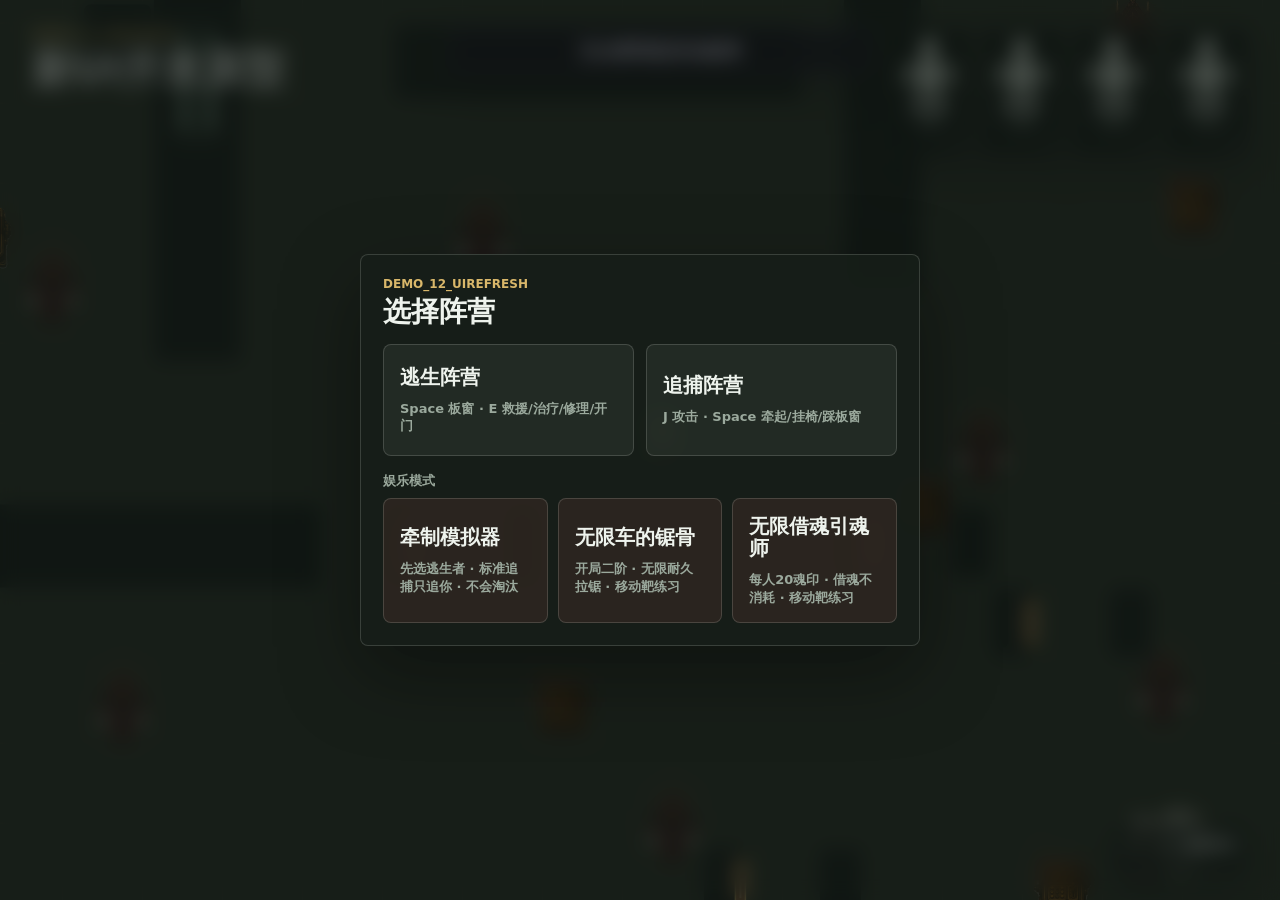
<file: index.html>
<!doctype html>
<html lang="zh-CN">
  <head>
    <meta charset="utf-8">
    <meta name="viewport" content="width=device-width, initial-scale=1">
    <title>Demo_12_UIRefresh</title>
    <link rel="stylesheet" href="./css/styles.css?v=dev-mode-url-20260627">
  </head>
  <body>
    <main class="shell">
      <section class="game-frame" aria-label="Demo_12_UIRefresh">
        <canvas id="gameCanvas"></canvas>

        <div class="role-overlay" id="roleOverlay">
          <div class="role-dialog" aria-label="选择阵营">
            <p class="eyebrow">Demo_12_UIRefresh</p>
            <h2 id="roleDialogTitle">选择阵营</h2>
            <div class="role-actions" id="roleActions">
              <button type="button" class="role-button survivor" data-role="survivor">
                <span>逃生阵营</span>
                <strong>Space 板窗 · E 救援/治疗/修理/开门</strong>
              </button>
              <button type="button" class="role-button hunter" data-role="hunter">
                <span>追捕阵营</span>
                <strong>J 攻击 · Space 牵起/挂椅/踩板窗</strong>
              </button>
              <div class="fun-mode-panel" aria-label="娱乐模式">
                <span class="fun-mode-title">娱乐模式</span>
                <div class="fun-mode-grid">
                  <button type="button" class="role-button fun-mode" data-mode="kiteSimulator">
                    <span>牵制模拟器</span>
                    <strong>先选逃生者 · 标准追捕只追你 · 不会淘汰</strong>
                  </button>
                  <button type="button" class="role-button fun-mode" data-mode="infiniteSawbone">
                    <span>无限车的锯骨</span>
                    <strong>开局二阶 · 无限耐久拉锯 · 移动靶练习</strong>
                  </button>
                  <button type="button" class="role-button fun-mode" data-mode="soulBinderPractice">
                    <span>无限借魂引魂师</span>
                    <strong>每人20魂印 · 借魂不消耗 · 移动靶练习</strong>
                  </button>
                </div>
              </div>
            </div>
            <div class="character-panel is-hidden" id="characterPanel">
              <div class="character-actions">
                <button type="button" class="back-button" id="characterBackButton">返回</button>
                <button type="button" class="back-button primary is-hidden" id="characterNextButton">下一步</button>
              </div>
              <form class="hidden-unlock is-hidden" id="hiddenUnlockForm" autocomplete="off">
                <input id="hiddenCodeInput" name="hiddenCode" type="text" inputmode="text" autocapitalize="none" spellcheck="false" placeholder="暗号">
                <button type="submit">确认</button>
              </form>
              <div class="hunter-survivor-preview is-hidden" id="hunterSurvivorPreview" aria-label="本局求生者身份"></div>
              <div class="character-grid">
                <button type="button" class="character-button survivor" data-character-role="survivor" data-character="clockmaker">
                  <span>钟表匠 · 修机位</span>
                  <strong>精准校准，Q 放置装置后可回溯隐身</strong>
                </button>
                <button type="button" class="character-button survivor" data-character-role="survivor" data-character="actor">
                  <span>演员 · 救人位</span>
                  <strong>表演本能，Q 魔术秀，F 切换选项</strong>
                </button>
                <button type="button" class="character-button survivor" data-character-role="survivor" data-character="messenger">
                  <span>信使 · 牵制位</span>
                  <strong>翻越更快，Q 投掷邮包打断追捕者</strong>
                </button>
                <button type="button" class="character-button survivor" data-character-role="survivor" data-character="apprentice">
                  <span>学徒 · 辅助位</span>
                  <strong>Q 放针线包，受伤队友拾取后延迟回血</strong>
                </button>
                <button type="button" class="character-button survivor" data-character-role="survivor" data-character="medic">
                  <span>军医 · 救人位</span>
                  <strong>救援更快并给护盾，Q 肾上腺素加速延伤</strong>
                </button>
                <button type="button" class="character-button survivor" data-character-role="survivor" data-character="perfumer">
                  <span>调香师 · 辅助位</span>
                  <strong>嗅感预警，Q 释放迷香；四次后点燃幻香大阵</strong>
                </button>
                <button type="button" class="character-button survivor" data-character-role="survivor" data-character="fencer">
                  <span>击剑手 · 牵制位</span>
                  <strong>奔跑转向叠健步，Q 突刺无敌并可变向</strong>
                </button>
                <button type="button" class="character-button survivor" data-character-role="survivor" data-character="general">
                  <span>将军 · 救人位</span>
                  <strong>大伤害降为 1 点，Q 骑马，骑马中 Q 鞭策</strong>
                </button>
                <button type="button" class="character-button hunter" data-character-role="hunter" data-character="standard">
                  <span>标准追捕者</span>
                  <strong>均衡移速、攻击和后摇</strong>
                </button>
                <button type="button" class="character-button hunter" data-character-role="hunter" data-character="brute">
                  <span>重击追捕者</span>
                  <strong>攻击更远，移速略慢，后摇更久</strong>
                </button>
                <button type="button" class="character-button hunter" data-character-role="hunter" data-character="lanternKeeper">
                  <span>提灯人</span>
                  <strong>暗灯压修，Q 放置寄魂灯监视区域</strong>
                </button>
                <button type="button" class="character-button hunter" data-character-role="hunter" data-character="sawbone">
                  <span>锯骨</span>
                  <strong>普攻叠流血，Q 拉锯；二阶只因命中或撞墙停</strong>
                </button>
                <button type="button" class="character-button hunter" data-character-role="hunter" data-character="soulBinder">
                  <span>引魂师</span>
                  <strong>普攻叠魂印，Q 摄魂，E 借魂，F 引魂归途</strong>
                </button>
                <button type="button" class="character-button hunter secret is-hidden" data-character-role="hunter" data-character="twinSword" data-hidden-character="true">
                  <span>双生剑仙 · 隐藏监管者</span>
                  <strong>Q 双生切换，E/R 形态技能，F 发射飞剑</strong>
                </button>
              </div>
              <div class="badge-panel" id="badgePanel" aria-label="徽章天赋">
                <div class="badge-header">
                  <span>徽章天赋</span>
                  <strong id="badgeLimitReadout">紫 0/2 · 蓝 0/4</strong>
                </div>
                <div class="badge-grid">
                  <button type="button" class="badge-button survivor blue" data-badge-role="survivor" data-badge-rarity="blue" data-badge="cipher">
                    <span>蓝 · 齿轮</span>
                    <strong>修理速度提高</strong>
                  </button>
                  <button type="button" class="badge-button survivor blue" data-badge-role="survivor" data-badge-rarity="blue" data-badge="kite">
                    <span>蓝 · 羽步</span>
                    <strong>翻越更快，吃刀加速更久</strong>
                  </button>
                  <button type="button" class="badge-button survivor blue" data-badge-role="survivor" data-badge-rarity="blue" data-badge="aid">
                    <span>蓝 · 援护</span>
                    <strong>治疗和救援更快</strong>
                  </button>
                  <button type="button" class="badge-button survivor blue" data-badge-role="survivor" data-badge-rarity="blue" data-badge="ember">
                    <span>蓝 · 余火</span>
                    <strong>倒地爬行更快，受击加速略久</strong>
                  </button>
                  <button type="button" class="badge-button survivor purple" data-badge-role="survivor" data-badge-rarity="purple" data-badge="adrenaline">
                    <span>紫 · 回光返照</span>
                    <strong>5 台机修完后回一格血，并加速 5 秒</strong>
                  </button>
                  <button type="button" class="badge-button survivor purple" data-badge-role="survivor" data-badge-rarity="purple" data-badge="borrowedTime">
                    <span>紫 · 搏命挣扎</span>
                    <strong>首次救人后双方 20 秒延迟结算伤害</strong>
                  </button>
                  <button type="button" class="badge-button survivor purple" data-badge-role="survivor" data-badge-rarity="purple" data-badge="flywheel">
                    <span>紫 · 飞轮效应</span>
                    <strong>L 向前冲刺 3 米，期间无敌，冷却 50 秒</strong>
                  </button>
                  <button type="button" class="badge-button survivor purple" data-badge-role="survivor" data-badge-rarity="purple" data-badge="kneeJerk">
                    <span>紫 · 膝跳反射</span>
                    <strong>翻板窗后 2 秒加速，板窗冷却分开计算</strong>
                  </button>
                  <button type="button" class="badge-button hunter purple" data-badge-role="hunter" data-badge-rarity="purple" data-badge="detention">
                    <span>紫 · 挽留</span>
                    <strong>5 台机修完后普攻命中直接倒地</strong>
                  </button>
                  <button type="button" class="badge-button hunter purple" data-badge-role="hunter" data-badge-rarity="purple" data-badge="rampage">
                    <span>紫 · 张狂</span>
                    <strong>每 30 秒获得 1 刀存在感，最多 2 次</strong>
                  </button>
                  <button type="button" class="badge-button hunter purple" data-badge-role="hunter" data-badge-rarity="purple" data-badge="trumpCard">
                    <span>紫 · 底牌切换</span>
                    <strong>M 重新选择辅助技能，每局一次</strong>
                  </button>
                  <button type="button" class="badge-button hunter blue" data-badge-role="hunter" data-badge-rarity="blue" data-badge="wanted">
                    <span>蓝 · 通缉</span>
                    <strong>击倒逃生者后获得随机逃生者方向箭头</strong>
                  </button>
                  <button type="button" class="badge-button hunter blue" data-badge-role="hunter" data-badge-rarity="blue" data-badge="hunt">
                    <span>蓝 · 猎步</span>
                    <strong>追捕移速提高</strong>
                  </button>
                  <button type="button" class="badge-button hunter blue" data-badge-role="hunter" data-badge-rarity="blue" data-badge="blade">
                    <span>蓝 · 锋刃</span>
                    <strong>刀气范围提高</strong>
                  </button>
                  <button type="button" class="badge-button hunter blue" data-badge-role="hunter" data-badge-rarity="blue" data-badge="pressure">
                    <span>蓝 · 压迫</span>
                    <strong>挂椅淘汰进度略快</strong>
                  </button>
                  <button type="button" class="badge-button hunter blue" data-badge-role="hunter" data-badge-rarity="blue" data-badge="wipe">
                    <span>蓝 · 收刀</span>
                    <strong>命中擦刀和空刀后摇略短</strong>
                  </button>
                </div>
              </div>
              <div class="assist-panel is-hidden" id="assistPanel" aria-label="辅助技能">
                <div class="badge-header">
                  <span>辅助技能</span>
                  <strong id="assistLimitReadout">携带 1 个</strong>
                </div>
                <div class="assist-grid">
                  <button type="button" class="assist-button" data-assist="listen">
                    <span>1 · 聆听</span>
                    <strong>显示正在移动的逃生者位置</strong>
                  </button>
                  <button type="button" class="assist-button" data-assist="peeper">
                    <span>2 · 插眼</span>
                    <strong>放置小范围眼位，减交互并爆点</strong>
                  </button>
                  <button type="button" class="assist-button" data-assist="patroller">
                    <span>3 · 巡视者</span>
                    <strong>放出可控制巡视者，咬中控制并减速</strong>
                  </button>
                  <button type="button" class="assist-button" data-assist="blink">
                    <span>4 · 闪现</span>
                    <strong>向前闪现，闪现前出刀延后结算</strong>
                  </button>
                  <button type="button" class="assist-button" data-assist="shift">
                    <span>5 · 移形</span>
                    <strong>瞄准放置远端门，并在脚底生成近端门</strong>
                  </button>
                  <button type="button" class="assist-button" data-assist="excitement">
                    <span>6 · 兴奋</span>
                    <strong>免疫一次眩晕；眩晕中使用会立刻解除</strong>
                  </button>
                </div>
              </div>
            </div>
          </div>
        </div>

        <div class="hud hud-top">
          <div>
            <p class="eyebrow">Demo_12_UIRefresh</p>
            <h1>新UI开发原型</h1>
            <div class="hunter-presence-badge is-hidden" id="hunterPresenceBadge" aria-label="追捕阶数"></div>
          </div>
          <div class="cipher-banner" aria-label="密码机进度">
            <strong id="cipherStatusReadout">五台密码机尚未破译</strong>
          </div>
          <div class="survivor-status-grid" id="survivorStatusGrid" aria-label="求生者状态">
            <div class="survivor-status-card"></div>
            <div class="survivor-status-card"></div>
            <div class="survivor-status-card"></div>
            <div class="survivor-status-card"></div>
          </div>
        </div>

        <div class="hud hud-bottom">
          <div class="cooldown-panel" id="cooldownPanel" aria-label="技能冷却">
            <div class="cooldown-chip">
              <span>操作</span>
              <strong id="controlsReadout">E / Space</strong>
            </div>
          </div>
        </div>

        <div class="touch-stick" id="touchStick" aria-hidden="true">
          <div class="touch-knob" id="touchKnob"></div>
        </div>

        <div class="touch-actions" id="touchActions" aria-label="触控操作">
          <button type="button" class="touch-action use" id="touchUseButton">使用</button>
          <button type="button" class="touch-action interact" id="touchInteractButton">交互</button>
          <button type="button" class="touch-action attack" id="touchAttackButton">攻击</button>
          <button type="button" class="touch-action skill" id="touchSkillButton">技能</button>
          <button type="button" class="touch-action shadow" id="touchShadowButton">灯影</button>
        </div>
      </section>
    </main>

    <script src="./js/main.js?v=hunter-unlock-tasks-20260627"></script>
  </body>
</html>
</file>
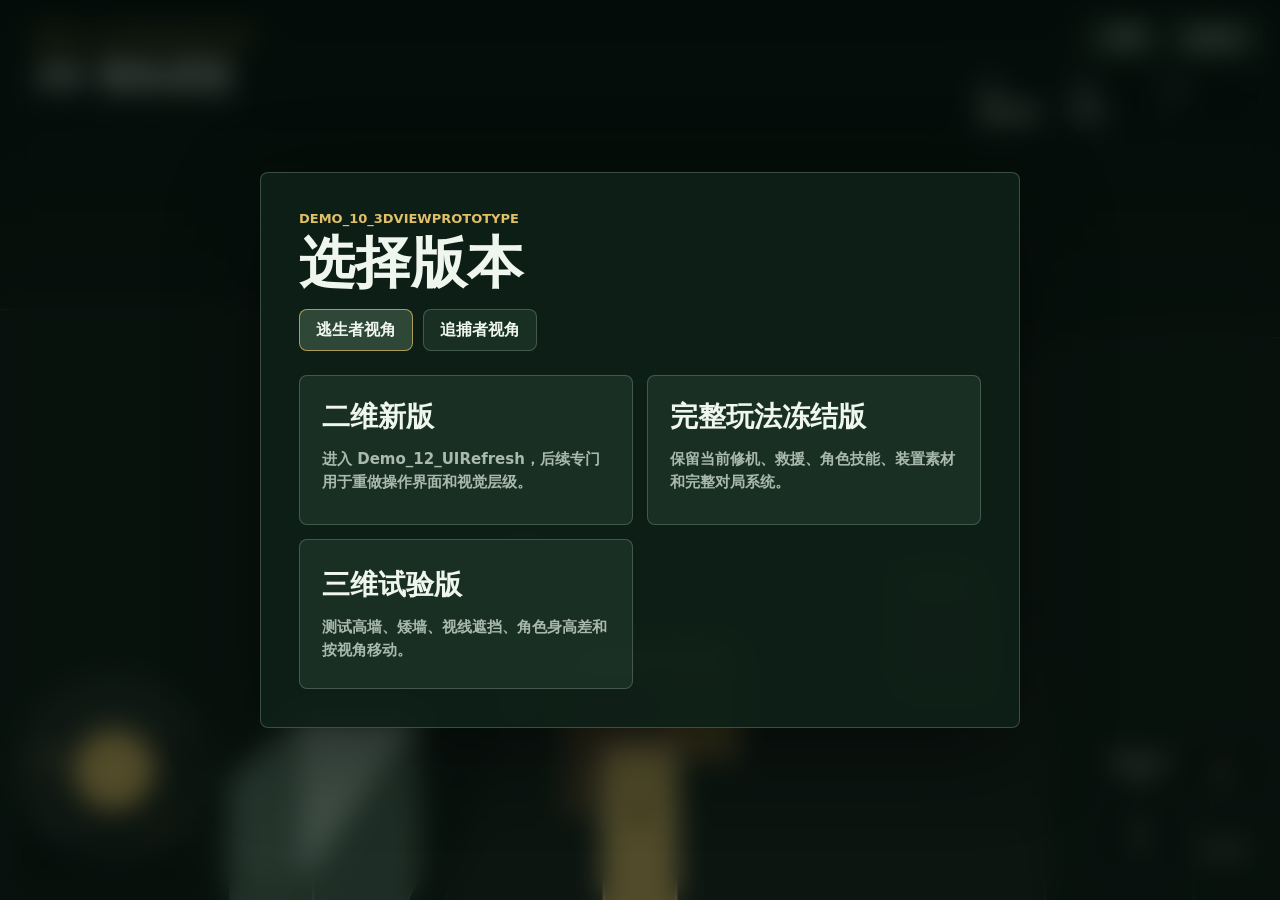
<file: versions.html>
<!doctype html>
<html lang="zh-CN">
  <head>
    <meta charset="utf-8">
    <meta name="viewport" content="width=device-width, initial-scale=1, viewport-fit=cover">
    <title>Demo_10_3DViewPrototype</title>
    <style>
      :root {
        color-scheme: dark;
        --bg: #07110c;
        --panel: rgba(10, 21, 16, 0.88);
        --panel-strong: rgba(14, 32, 24, 0.95);
        --line: rgba(199, 224, 205, 0.24);
        --text: #eef6ed;
        --muted: #a9b9ad;
        --gold: #dfbf67;
        --green: #71c18f;
        --red: #d77b6e;
        --blue: #73a9df;
      }

      * {
        box-sizing: border-box;
      }

      html,
      body {
        width: 100%;
        height: 100%;
        margin: 0;
        overflow: hidden;
        background: var(--bg);
        color: var(--text);
        font-family: system-ui, -apple-system, BlinkMacSystemFont, "Segoe UI", sans-serif;
      }

      body {
        touch-action: none;
      }

      .stage {
        position: relative;
        width: 100vw;
        height: 100dvh;
        min-height: 520px;
        overflow: hidden;
        background:
          linear-gradient(rgba(255, 255, 255, 0.025) 1px, transparent 1px),
          linear-gradient(90deg, rgba(255, 255, 255, 0.025) 1px, transparent 1px),
          radial-gradient(circle at 22% 18%, rgba(113, 193, 143, 0.12), transparent 28%),
          #07110c;
        background-size: 64px 64px, 64px 64px, auto, auto;
      }

      canvas {
        display: block;
        width: 100%;
        height: 100%;
      }

      .overlay {
        position: absolute;
        inset: 0;
        z-index: 20;
        display: grid;
        place-items: center;
        padding: 28px;
        background: rgba(3, 10, 7, 0.64);
        backdrop-filter: blur(14px);
      }

      .mode-panel {
        width: min(760px, 100%);
        border: 1px solid var(--line);
        border-radius: 8px;
        background: var(--panel-strong);
        box-shadow: 0 24px 90px rgba(0, 0, 0, 0.42);
        padding: clamp(22px, 4vw, 38px);
      }

      .eyebrow {
        margin: 0 0 8px;
        color: var(--gold);
        font-size: 13px;
        font-weight: 800;
        letter-spacing: 0;
        text-transform: uppercase;
      }

      h1 {
        margin: 0 0 18px;
        font-size: clamp(34px, 5vw, 56px);
        line-height: 1.02;
      }

      .mode-grid {
        display: grid;
        grid-template-columns: repeat(2, minmax(0, 1fr));
        gap: 14px;
        margin-top: 24px;
      }

      .mode-card,
      .role-chip,
      .hud-button {
        border: 1px solid var(--line);
        border-radius: 8px;
        color: var(--text);
        background: rgba(32, 55, 43, 0.74);
        font: inherit;
      }

      .mode-card {
        min-height: 150px;
        padding: 22px;
        text-align: left;
        text-decoration: none;
        cursor: pointer;
      }

      .mode-card:hover,
      .role-chip.is-active,
      .hud-button:hover {
        border-color: rgba(223, 191, 103, 0.72);
        background: rgba(49, 75, 58, 0.92);
      }

      .mode-card span {
        display: block;
        margin-bottom: 12px;
        font-size: 28px;
        font-weight: 900;
      }

      .mode-card strong {
        display: block;
        color: var(--muted);
        font-size: 15px;
        line-height: 1.55;
      }

      .role-row {
        display: flex;
        flex-wrap: wrap;
        gap: 10px;
        margin-top: 18px;
      }

      .role-chip {
        min-height: 42px;
        padding: 8px 16px;
        cursor: pointer;
        font-weight: 800;
      }

      .hud {
        position: absolute;
        z-index: 5;
        pointer-events: none;
      }

      .top-hud {
        top: max(18px, env(safe-area-inset-top));
        left: max(18px, env(safe-area-inset-left));
        right: max(18px, env(safe-area-inset-right));
        display: flex;
        align-items: flex-start;
        justify-content: space-between;
        gap: 18px;
      }

      .hud-panel {
        border: 1px solid rgba(199, 224, 205, 0.18);
        border-radius: 8px;
        background: rgba(8, 18, 13, 0.72);
        padding: 12px 14px;
        backdrop-filter: blur(8px);
      }

      .hud-title h2 {
        margin: 0;
        font-size: clamp(22px, 3vw, 34px);
      }

      .stats {
        display: grid;
        grid-template-columns: repeat(3, minmax(84px, 1fr));
        gap: 8px;
      }

      .stat span {
        display: block;
        color: var(--muted);
        font-size: 12px;
        font-weight: 700;
      }

      .stat strong {
        display: block;
        margin-top: 2px;
        font-size: 20px;
      }

      .mini-map {
        position: absolute;
        left: max(18px, env(safe-area-inset-left));
        bottom: max(18px, env(safe-area-inset-bottom));
        z-index: 6;
        width: 190px;
        height: 150px;
        border: 1px solid rgba(199, 224, 205, 0.25);
        border-radius: 8px;
        background: rgba(6, 14, 10, 0.78);
        pointer-events: none;
      }

      .controls {
        position: absolute;
        inset: 0;
        z-index: 8;
        pointer-events: none;
      }

      .move-pad {
        position: absolute;
        left: max(20px, env(safe-area-inset-left));
        bottom: max(36px, env(safe-area-inset-bottom));
        width: clamp(132px, 18vw, 188px);
        aspect-ratio: 1;
        border: 2px solid rgba(199, 224, 205, 0.22);
        border-radius: 50%;
        background: rgba(238, 246, 237, 0.08);
        pointer-events: auto;
        touch-action: none;
      }

      .move-knob {
        position: absolute;
        left: 50%;
        top: 50%;
        width: 44%;
        aspect-ratio: 1;
        border-radius: 50%;
        background: var(--gold);
        transform: translate(-50%, -50%);
      }

      .look-pad {
        position: absolute;
        top: 18%;
        right: 0;
        bottom: 0;
        width: 46%;
        pointer-events: auto;
        touch-action: none;
      }

      .look-pad::after {
        content: "滑动视角";
        position: absolute;
        right: max(18px, env(safe-area-inset-right));
        bottom: max(30px, env(safe-area-inset-bottom));
        padding: 9px 12px;
        border: 1px solid rgba(199, 224, 205, 0.18);
        border-radius: 8px;
        color: rgba(238, 246, 237, 0.72);
        background: rgba(8, 18, 13, 0.58);
        font-size: 13px;
        font-weight: 800;
      }

      .action-pad {
        position: absolute;
        right: max(22px, env(safe-area-inset-right));
        bottom: max(34px, env(safe-area-inset-bottom));
        display: grid;
        grid-template-columns: repeat(2, 72px);
        gap: 10px;
        z-index: 2;
        pointer-events: auto;
      }

      .action-prompt {
        position: absolute;
        left: 50%;
        bottom: max(112px, calc(env(safe-area-inset-bottom) + 108px));
        transform: translateX(-50%);
        min-width: 112px;
        max-width: min(420px, calc(100vw - 36px));
        padding: 9px 14px;
        border: 1px solid rgba(223, 191, 103, 0.42);
        border-radius: 8px;
        color: var(--text);
        background: rgba(8, 18, 13, 0.78);
        font-size: 16px;
        font-weight: 900;
        text-align: center;
        pointer-events: none;
      }

      .action-prompt.is-hidden {
        display: none;
      }

      .action-button {
        min-height: 58px;
        border: 1px solid rgba(199, 224, 205, 0.24);
        border-radius: 8px;
        color: var(--text);
        background: rgba(8, 18, 13, 0.76);
        font: 900 17px/1.1 system-ui, -apple-system, BlinkMacSystemFont, "Segoe UI", sans-serif;
        touch-action: manipulation;
      }

      .action-button span {
        display: block;
        margin-top: 4px;
        color: var(--muted);
        font-size: 11px;
        font-weight: 800;
      }

      .action-button.is-active {
        border-color: rgba(223, 191, 103, 0.78);
        background: rgba(49, 75, 58, 0.94);
      }

      .action-button.attack {
        grid-column: 2;
        color: #f4d6d0;
        border-color: rgba(215, 123, 110, 0.42);
      }

      .hud-button {
        pointer-events: auto;
        min-height: 42px;
        padding: 8px 14px;
        cursor: pointer;
        font-weight: 800;
      }

      .screen-actions {
        display: flex;
        gap: 8px;
        justify-content: flex-end;
        margin-bottom: 8px;
      }

      .is-hidden {
        display: none;
      }

      @media (max-width: 760px) {
        .mode-grid {
          grid-template-columns: 1fr;
        }

        .stats {
          grid-template-columns: 1fr;
        }

        .stat:nth-child(2),
        .stat:nth-child(3) {
          display: none;
        }

        .mini-map {
          width: 150px;
          height: 118px;
          bottom: calc(max(18px, env(safe-area-inset-bottom)) + 128px);
        }
      }
    </style>
  </head>
  <body>
    <main class="stage" aria-label="2D 与 3D 版本选择">
      <canvas id="view3d"></canvas>

      <section class="overlay" id="modeOverlay" aria-label="选择版本">
        <div class="mode-panel">
          <p class="eyebrow">Demo_10_3DViewPrototype</p>
          <h1>选择版本</h1>
          <div class="role-row" aria-label="3D 视角身份">
            <button type="button" class="role-chip is-active" data-role="survivor">逃生者视角</button>
            <button type="button" class="role-chip" data-role="hunter">追捕者视角</button>
          </div>
          <div class="mode-grid">
            <a class="mode-card" href="./index.html">
              <span>二维新版</span>
              <strong>进入 Demo_12_UIRefresh，后续专门用于重做操作界面和视觉层级。</strong>
            </a>
            <a class="mode-card" href="./demos/demo-11-actor-complete.html">
              <span>完整玩法冻结版</span>
              <strong>保留当前修机、救援、角色技能、装置素材和完整对局系统。</strong>
            </a>
            <button type="button" class="mode-card" id="start3dButton">
              <span>三维试验版</span>
              <strong>测试高墙、矮墙、视线遮挡、角色身高差和按视角移动。</strong>
            </button>
          </div>
        </div>
      </section>

      <section class="hud top-hud" aria-label="3D 状态">
        <div class="hud-panel hud-title">
          <p class="eyebrow">Demo_10_3DViewPrototype</p>
          <h2>3D 视角原型</h2>
        </div>
        <div>
          <div class="screen-actions">
            <a class="hud-button" href="./index.html">二维版</a>
            <button type="button" class="hud-button" id="changeModeButton">选择版本</button>
          </div>
          <div class="hud-panel stats">
            <div class="stat">
              <span>视角</span>
              <strong id="roleReadout">逃生者</strong>
            </div>
            <div class="stat">
              <span>修理</span>
              <strong id="repairReadout">0/5</strong>
            </div>
            <div class="stat">
              <span>交互</span>
              <strong id="actionReadout">-</strong>
            </div>
          </div>
        </div>
      </section>

      <canvas class="mini-map" id="miniMap" width="190" height="150" aria-hidden="true"></canvas>

      <section class="controls" aria-label="平板控制">
        <div class="move-pad" id="movePad">
          <div class="move-knob" id="moveKnob"></div>
        </div>
        <div class="look-pad" id="lookPad"></div>
        <div class="action-prompt is-hidden" id="actionPrompt">-</div>
        <div class="action-pad" aria-label="3D 操作按钮">
          <button class="action-button" id="actionUseButton" type="button">Space<span>板窗</span></button>
          <button class="action-button attack" id="actionAttackButton" type="button">J<span>攻击</span></button>
          <button class="action-button" id="actionInteractButton" type="button">E<span>交互</span></button>
        </div>
      </section>
    </main>

    <script type="application/json" id="legacy-first-person-prototype">
      (() => {
        const canvas = document.getElementById("view3d");
        const ctx = canvas.getContext("2d");
        const miniCanvas = document.getElementById("miniMap");
        const mini = miniCanvas.getContext("2d");
        const overlay = document.getElementById("modeOverlay");
        const start3dButton = document.getElementById("start3dButton");
        const changeModeButton = document.getElementById("changeModeButton");
        const roleReadout = document.getElementById("roleReadout");
        const roleButtons = Array.from(document.querySelectorAll(".role-chip"));
        const movePad = document.getElementById("movePad");
        const moveKnob = document.getElementById("moveKnob");
        const lookPad = document.getElementById("lookPad");

        const TILE = 96;
        const FOV = Math.PI / 2.25;
        const MAX_DISTANCE = TILE * 14;
        const MOVE_SPEED = 228;
        const HUNTER_MOVE_SPEED = 260;
        const TURN_SPEED = 1.5;
        const PITCH_SPEED = 0.82;
        const TOUCH_LOOK_X = 0.004;
        const TOUCH_LOOK_Y = 0.0024;

        const world = [
          "1111111111111111",
          "1000000000000001",
          "1001110000110001",
          "1001000000010001",
          "1001000220010001",
          "1000000000000001",
          "1220001110000221",
          "1000001010000001",
          "1002201010220001",
          "1000000000000001",
          "1000110001110001",
          "1000010001000001",
          "1000010001002201",
          "1000000000000001",
          "1111111111111111"
        ].map((row) => row.split("").map(Number));

        const actors = [
          { type: "hunter", name: "追捕者", x: 12.2 * TILE, y: 4.5 * TILE, radius: 20, height: 1.24, color: "#d77b6e" },
          { type: "survivor", name: "队友", x: 4.4 * TILE, y: 10.2 * TILE, radius: 16, height: 0.92, color: "#73a9df" },
          { type: "survivor", name: "队友", x: 10.8 * TILE, y: 11.7 * TILE, radius: 16, height: 0.92, color: "#71c18f" }
        ];

        const player = {
          role: "survivor",
          x: 2.7 * TILE,
          y: 2.3 * TILE,
          angle: 0,
          pitch: 0,
          radius: 18,
          moveX: 0,
          moveY: 0
        };

        let width = 0;
        let height = 0;
        let dpr = 1;
        let running = false;
        let lastTime = performance.now();
        let rayDepths = [];
        const keys = new Set();

        function resize() {
          dpr = Math.min(window.devicePixelRatio || 1, 2);
          width = Math.max(1, Math.floor(window.innerWidth));
          height = Math.max(1, Math.floor(window.innerHeight));
          canvas.width = Math.floor(width * dpr);
          canvas.height = Math.floor(height * dpr);
          ctx.setTransform(dpr, 0, 0, dpr, 0, 0);
          rayDepths = new Array(width).fill(MAX_DISTANCE);
        }

        function normalizeAngle(angle) {
          while (angle < -Math.PI) angle += Math.PI * 2;
          while (angle > Math.PI) angle -= Math.PI * 2;
          return angle;
        }

        function clamp(value, min, max) {
          return Math.max(min, Math.min(max, value));
        }

        function cellAt(x, y) {
          const col = Math.floor(x / TILE);
          const row = Math.floor(y / TILE);
          if (row < 0 || row >= world.length || col < 0 || col >= world[0].length) {
            return 1;
          }
          return world[row][col];
        }

        function isBlocked(x, y) {
          return cellAt(x, y) > 0;
        }

        function canStandAt(x, y, radius) {
          return !isBlocked(x - radius, y - radius)
            && !isBlocked(x + radius, y - radius)
            && !isBlocked(x - radius, y + radius)
            && !isBlocked(x + radius, y + radius);
        }

        function movePlayer(dt) {
          const forward = (keys.has("KeyW") ? 1 : 0) - (keys.has("KeyS") ? 1 : 0);
          const strafe = (keys.has("KeyD") ? 1 : 0) - (keys.has("KeyA") ? 1 : 0);
          const inputX = strafe + player.moveX;
          const inputY = forward + player.moveY;
          const length = Math.hypot(inputX, inputY);
          if (length <= 0.01) return;

          const nx = inputX / length;
          const ny = inputY / length;
          const speed = player.role === "hunter" ? HUNTER_MOVE_SPEED : MOVE_SPEED;
          const cos = Math.cos(player.angle);
          const sin = Math.sin(player.angle);
          const dx = (cos * ny + Math.cos(player.angle + Math.PI / 2) * nx) * speed * dt;
          const dy = (sin * ny + Math.sin(player.angle + Math.PI / 2) * nx) * speed * dt;

          if (canStandAt(player.x + dx, player.y, player.radius)) player.x += dx;
          if (canStandAt(player.x, player.y + dy, player.radius)) player.y += dy;
        }

        function turnPlayer(dt) {
          if (keys.has("ArrowLeft")) player.angle -= TURN_SPEED * dt;
          if (keys.has("ArrowRight")) player.angle += TURN_SPEED * dt;
          if (keys.has("ArrowUp")) player.pitch = clamp(player.pitch - PITCH_SPEED * dt, -0.42, 0.42);
          if (keys.has("ArrowDown")) player.pitch = clamp(player.pitch + PITCH_SPEED * dt, -0.42, 0.42);
          player.angle = normalizeAngle(player.angle);
        }

        function castRay(angle) {
          const step = 5;
          const cos = Math.cos(angle);
          const sin = Math.sin(angle);
          let distance = 0;
          while (distance < MAX_DISTANCE) {
            distance += step;
            const x = player.x + cos * distance;
            const y = player.y + sin * distance;
            const tile = cellAt(x, y);
            if (tile > 0) {
              return { distance, tile, x, y };
            }
          }
          return { distance: MAX_DISTANCE, tile: 0, x: player.x + cos * MAX_DISTANCE, y: player.y + sin * MAX_DISTANCE };
        }

        function shadeColor(base, amount) {
          const color = base.replace("#", "");
          const r = clamp(parseInt(color.slice(0, 2), 16) + amount, 0, 255);
          const g = clamp(parseInt(color.slice(2, 4), 16) + amount, 0, 255);
          const b = clamp(parseInt(color.slice(4, 6), 16) + amount, 0, 255);
          return `rgb(${r}, ${g}, ${b})`;
        }

        function drawScene() {
          const horizon = height * 0.52 + player.pitch * height * 0.42 - (player.role === "hunter" ? 18 : 0);
          const gradientSky = ctx.createLinearGradient(0, 0, 0, horizon);
          gradientSky.addColorStop(0, "#111f19");
          gradientSky.addColorStop(1, "#0a1510");
          ctx.fillStyle = gradientSky;
          ctx.fillRect(0, 0, width, horizon);

          const floorGradient = ctx.createLinearGradient(0, horizon, 0, height);
          floorGradient.addColorStop(0, "#17231a");
          floorGradient.addColorStop(1, "#0a110d");
          ctx.fillStyle = floorGradient;
          ctx.fillRect(0, horizon, width, height - horizon);

          ctx.strokeStyle = "rgba(238, 246, 237, 0.025)";
          ctx.lineWidth = 1;
          for (let y = horizon + 34; y < height; y += 54) {
            ctx.beginPath();
            ctx.moveTo(0, y);
            ctx.lineTo(width, y);
            ctx.stroke();
          }

          const projectionPlane = width / (2 * Math.tan(FOV / 2));
          const stripeWidth = Math.max(2, Math.ceil(width / 260));
          for (let sx = 0; sx < width; sx += stripeWidth) {
            const rayAngle = player.angle - FOV / 2 + (sx / width) * FOV;
            const hit = castRay(rayAngle);
            const corrected = Math.max(8, hit.distance * Math.cos(rayAngle - player.angle));
            const wallHeight = (TILE * projectionPlane) / corrected;
            const distanceShade = -Math.min(92, corrected / 11);
            rayDepths[sx] = corrected;
            for (let fill = 1; fill < stripeWidth; fill += 1) {
              rayDepths[sx + fill] = corrected;
            }

            if (hit.tile === 1) {
              const top = horizon - wallHeight * 0.74;
              const bottom = horizon + wallHeight * 0.74;
              ctx.fillStyle = shadeColor("#27392e", distanceShade);
              ctx.fillRect(sx, top, stripeWidth + 1, bottom - top);
              ctx.fillStyle = "rgba(238, 246, 237, 0.08)";
              ctx.fillRect(sx, top, stripeWidth + 1, Math.max(2, wallHeight * 0.035));
            } else if (hit.tile === 2) {
              const top = horizon + wallHeight * 0.1;
              const bottom = horizon + wallHeight * 0.52;
              ctx.fillStyle = shadeColor("#53634f", distanceShade);
              ctx.fillRect(sx, top, stripeWidth + 1, bottom - top);
              ctx.fillStyle = "rgba(223, 191, 103, 0.28)";
              ctx.fillRect(sx, top, stripeWidth + 1, Math.max(2, wallHeight * 0.03));
            }
          }

          drawActors(projectionPlane, horizon);
        }

        function drawActors(projectionPlane, horizon) {
          const visibleActors = actors
            .map((actor) => {
              const dx = actor.x - player.x;
              const dy = actor.y - player.y;
              const distance = Math.hypot(dx, dy);
              const angleToActor = Math.atan2(dy, dx);
              const diff = normalizeAngle(angleToActor - player.angle);
              return { actor, distance, diff };
            })
            .filter((entry) => Math.abs(entry.diff) < FOV * 0.55 && entry.distance > 30)
            .sort((a, b) => b.distance - a.distance);

          for (const entry of visibleActors) {
            const screenX = (entry.diff / FOV + 0.5) * width;
            const depthIndex = clamp(Math.floor(screenX), 0, rayDepths.length - 1);
            if (entry.distance > rayDepths[depthIndex] - 18) continue;

            const size = clamp((TILE * projectionPlane / entry.distance) * entry.actor.height, 20, height * 0.62);
            const bodyWidth = size * (entry.actor.type === "hunter" ? 0.42 : 0.34);
            const x = screenX - bodyWidth / 2;
            const y = horizon - size * 0.72;
            ctx.fillStyle = "rgba(0, 0, 0, 0.25)";
            ctx.beginPath();
            ctx.ellipse(screenX, horizon + size * 0.12, bodyWidth * 0.85, size * 0.16, 0, 0, Math.PI * 2);
            ctx.fill();

            ctx.fillStyle = entry.actor.color;
            ctx.fillRect(x, y, bodyWidth, size);
            ctx.fillStyle = entry.actor.type === "hunter" ? "#0b0d0a" : "#eef6ed";
            ctx.fillRect(x + bodyWidth * 0.22, y + size * 0.18, bodyWidth * 0.56, size * 0.08);
          }
        }

        function drawMiniMap() {
          const mapWidth = world[0].length;
          const mapHeight = world.length;
          const scale = Math.min(miniCanvas.width / mapWidth, miniCanvas.height / mapHeight);
          mini.clearRect(0, 0, miniCanvas.width, miniCanvas.height);
          mini.fillStyle = "rgba(9, 20, 14, 0.88)";
          mini.fillRect(0, 0, miniCanvas.width, miniCanvas.height);

          for (let row = 0; row < mapHeight; row += 1) {
            for (let col = 0; col < mapWidth; col += 1) {
              const tile = world[row][col];
              if (tile === 0) continue;
              mini.fillStyle = tile === 1 ? "#0d1712" : "#53634f";
              mini.fillRect(col * scale, row * scale, scale - 1, scale - 1);
            }
          }

          for (const actor of actors) {
            mini.fillStyle = actor.color;
            mini.beginPath();
            mini.arc((actor.x / TILE) * scale, (actor.y / TILE) * scale, actor.type === "hunter" ? 4 : 3, 0, Math.PI * 2);
            mini.fill();
          }

          const px = (player.x / TILE) * scale;
          const py = (player.y / TILE) * scale;
          mini.strokeStyle = player.role === "hunter" ? "rgba(215, 123, 110, 0.65)" : "rgba(223, 191, 103, 0.65)";
          mini.lineWidth = 2;
          mini.beginPath();
          mini.moveTo(px, py);
          mini.lineTo(px + Math.cos(player.angle - FOV / 2) * 28, py + Math.sin(player.angle - FOV / 2) * 28);
          mini.moveTo(px, py);
          mini.lineTo(px + Math.cos(player.angle + FOV / 2) * 28, py + Math.sin(player.angle + FOV / 2) * 28);
          mini.stroke();

          mini.fillStyle = player.role === "hunter" ? "#d77b6e" : "#dfbf67";
          mini.beginPath();
          mini.arc(px, py, 4.5, 0, Math.PI * 2);
          mini.fill();
        }

        function frame(now) {
          const dt = Math.min(0.033, (now - lastTime) / 1000);
          lastTime = now;
          turnPlayer(dt);
          movePlayer(dt);
          drawScene();
          drawMiniMap();
          if (running) requestAnimationFrame(frame);
        }

        function setRole(role) {
          player.role = role;
          roleReadout.textContent = role === "hunter" ? "追捕者" : "逃生者";
          player.radius = role === "hunter" ? 22 : 18;
          roleButtons.forEach((button) => {
            button.classList.toggle("is-active", button.dataset.role === role);
          });
        }

        function start3d() {
          overlay.classList.add("is-hidden");
          running = true;
          lastTime = performance.now();
          requestAnimationFrame(frame);
        }

        window.addEventListener("resize", resize);
        window.addEventListener("keydown", (event) => {
          keys.add(event.code);
          if (["ArrowLeft", "ArrowRight", "ArrowUp", "ArrowDown", "KeyW", "KeyA", "KeyS", "KeyD"].includes(event.code)) {
            event.preventDefault();
          }
        });
        window.addEventListener("keyup", (event) => keys.delete(event.code));

        roleButtons.forEach((button) => {
          button.addEventListener("click", () => setRole(button.dataset.role));
        });
        start3dButton.addEventListener("click", start3d);
        changeModeButton.addEventListener("click", () => {
          running = false;
          overlay.classList.remove("is-hidden");
        });

        let movePointerId = null;
        movePad.addEventListener("pointerdown", (event) => {
          movePointerId = event.pointerId;
          movePad.setPointerCapture(movePointerId);
          updateMoveStick(event);
        });
        movePad.addEventListener("pointermove", (event) => {
          if (event.pointerId === movePointerId) updateMoveStick(event);
        });
        movePad.addEventListener("pointerup", clearMoveStick);
        movePad.addEventListener("pointercancel", clearMoveStick);

        function updateMoveStick(event) {
          const rect = movePad.getBoundingClientRect();
          const cx = rect.left + rect.width / 2;
          const cy = rect.top + rect.height / 2;
          const max = rect.width * 0.34;
          const dx = clamp(event.clientX - cx, -max, max);
          const dy = clamp(event.clientY - cy, -max, max);
          const len = Math.min(1, Math.hypot(dx, dy) / max);
          const angle = Math.atan2(dy, dx);
          player.moveX = Math.cos(angle) * len;
          player.moveY = -Math.sin(angle) * len;
          moveKnob.style.transform = `translate(calc(-50% + ${Math.cos(angle) * len * max}px), calc(-50% + ${Math.sin(angle) * len * max}px))`;
        }

        function clearMoveStick(event) {
          if (event.pointerId !== movePointerId) return;
          movePointerId = null;
          player.moveX = 0;
          player.moveY = 0;
          moveKnob.style.transform = "translate(-50%, -50%)";
        }

        let lookPointerId = null;
        let lookLastX = 0;
        let lookLastY = 0;
        lookPad.addEventListener("pointerdown", (event) => {
          lookPointerId = event.pointerId;
          lookLastX = event.clientX;
          lookLastY = event.clientY;
          lookPad.setPointerCapture(lookPointerId);
        });
        lookPad.addEventListener("pointermove", (event) => {
          if (event.pointerId !== lookPointerId) return;
          const dx = event.clientX - lookLastX;
          const dy = event.clientY - lookLastY;
          lookLastX = event.clientX;
          lookLastY = event.clientY;
          player.angle = normalizeAngle(player.angle + dx * TOUCH_LOOK_X);
          player.pitch = clamp(player.pitch + dy * TOUCH_LOOK_Y, -0.42, 0.42);
        });
        lookPad.addEventListener("pointerup", () => {
          lookPointerId = null;
        });
        lookPad.addEventListener("pointercancel", () => {
          lookPointerId = null;
        });

        resize();
        setRole("survivor");
        drawScene();
        drawMiniMap();
      })();
    </script>
    <script src="./js/versions-3d.js?v=interaction-distance-fix-20260607"></script>
  </body>
</html>
</file>
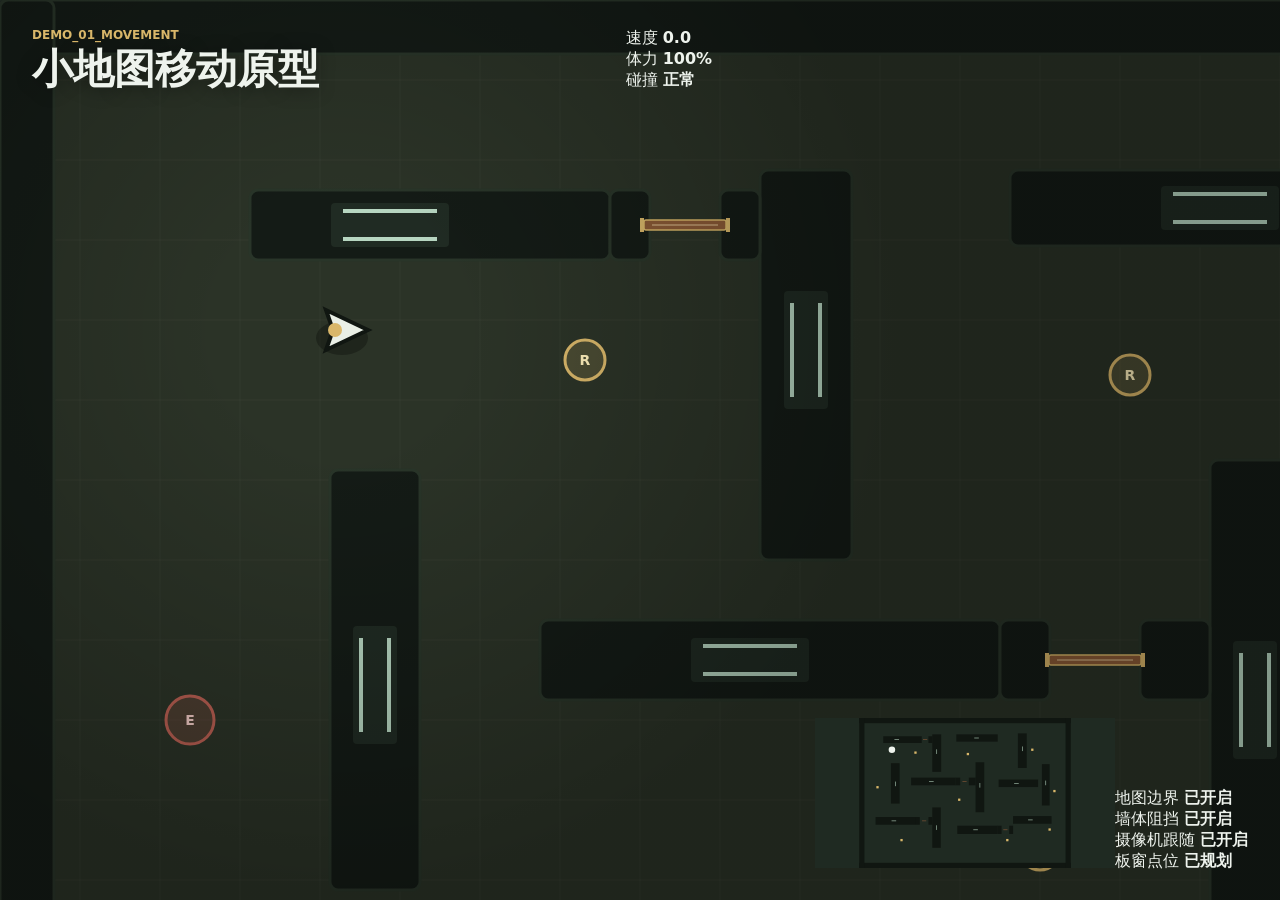
<file: demos/demo-01-movement.html>
<!doctype html>
<html lang="zh-CN">
  <head>
    <meta charset="utf-8">
    <meta name="viewport" content="width=device-width, initial-scale=1">
    <title>Demo_01_Movement</title>
    <link rel="stylesheet" href="../css/styles.css">
  </head>
  <body>
    <main class="shell">
      <section class="game-frame" aria-label="Demo_01_Movement">
        <canvas id="gameCanvas"></canvas>

        <div class="hud hud-top">
          <div>
            <p class="eyebrow">Demo_01_Movement</p>
            <h1>小地图移动原型</h1>
          </div>
          <div class="stat-grid" aria-label="角色状态">
            <div class="stat">
              <span>速度</span>
              <strong id="speedReadout">0.0</strong>
            </div>
            <div class="stat">
              <span>体力</span>
              <strong id="staminaReadout">100%</strong>
            </div>
            <div class="stat">
              <span>碰撞</span>
              <strong id="collisionReadout">正常</strong>
            </div>
          </div>
        </div>

        <div class="hud hud-bottom">
          <div class="mini-map" aria-hidden="true">
            <canvas id="miniMapCanvas"></canvas>
          </div>
          <div class="progress-panel" aria-label="地图验证">
            <div>
              <span>地图边界</span>
              <strong>已开启</strong>
            </div>
            <div>
              <span>墙体阻挡</span>
              <strong>已开启</strong>
            </div>
            <div>
              <span>摄像机跟随</span>
              <strong>已开启</strong>
            </div>
            <div>
              <span>板窗点位</span>
              <strong>已规划</strong>
            </div>
          </div>
        </div>

        <div class="touch-stick" id="touchStick" aria-hidden="true">
          <div class="touch-knob" id="touchKnob"></div>
        </div>
      </section>
    </main>

    <script src="../js/demo-01-movement.js"></script>
  </body>
</html>
</file>
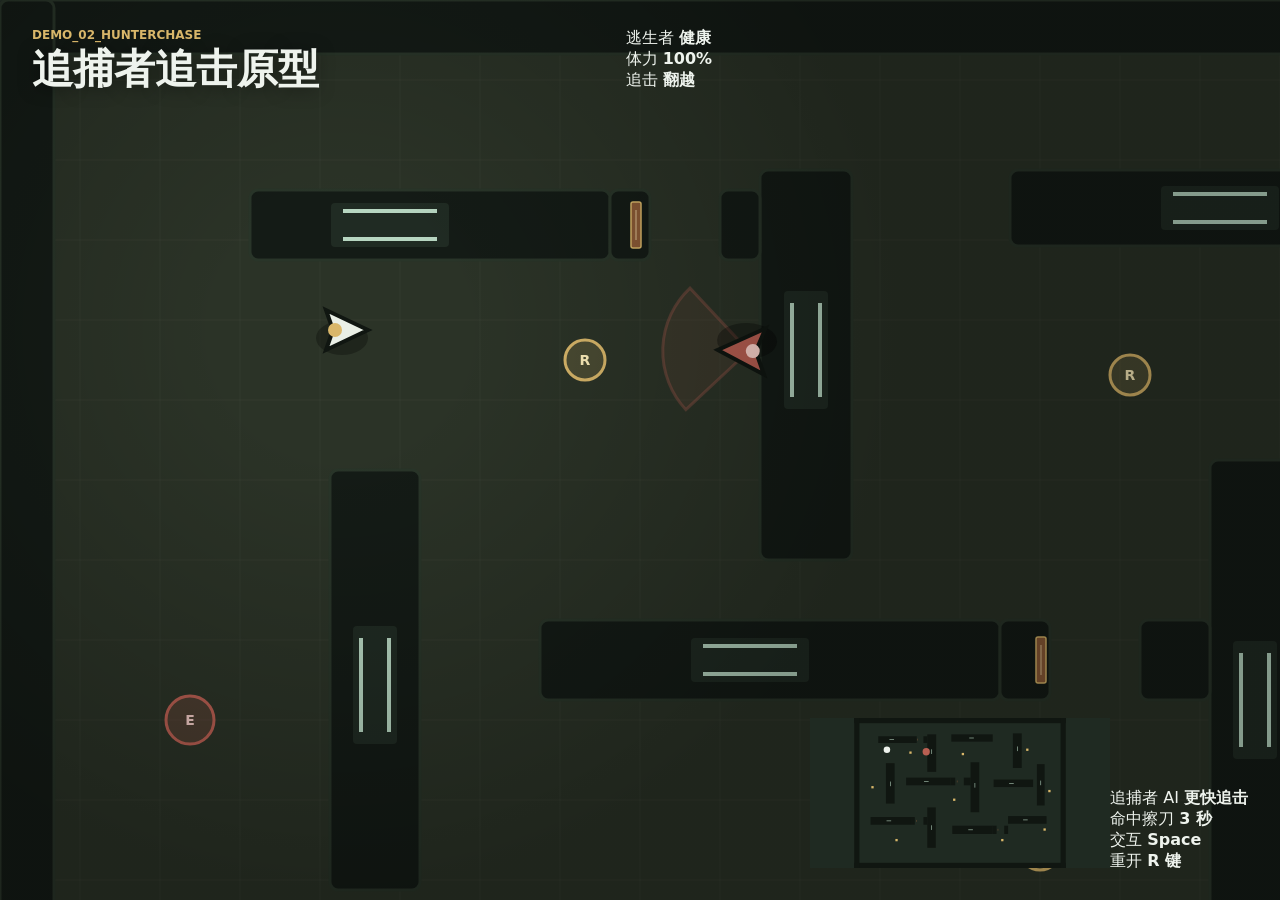
<file: demos/demo-02-hunter-chase.html>
<!doctype html>
<html lang="zh-CN">
  <head>
    <meta charset="utf-8">
    <meta name="viewport" content="width=device-width, initial-scale=1">
    <title>Demo_02_HunterChase</title>
    <link rel="stylesheet" href="../css/styles.css">
  </head>
  <body>
    <main class="shell">
      <section class="game-frame" aria-label="Demo_02_HunterChase">
        <canvas id="gameCanvas"></canvas>

        <div class="hud hud-top">
          <div>
            <p class="eyebrow">Demo_02_HunterChase</p>
            <h1>追捕者追击原型</h1>
          </div>
          <div class="stat-grid" aria-label="角色状态">
            <div class="stat">
              <span>逃生者</span>
              <strong id="speedReadout">0.0</strong>
            </div>
            <div class="stat">
              <span>体力</span>
              <strong id="staminaReadout">100%</strong>
            </div>
            <div class="stat">
              <span>追击</span>
              <strong id="collisionReadout">正常</strong>
            </div>
          </div>
        </div>

        <div class="hud hud-bottom">
          <div class="mini-map" aria-hidden="true">
            <canvas id="miniMapCanvas"></canvas>
          </div>
          <div class="progress-panel" aria-label="地图验证">
            <div>
              <span>追捕者 AI</span>
              <strong>更快追击</strong>
            </div>
            <div>
              <span>命中擦刀</span>
              <strong>3 秒</strong>
            </div>
            <div>
              <span>交互</span>
              <strong>Space</strong>
            </div>
            <div>
              <span>重开</span>
              <strong>R 键</strong>
            </div>
          </div>
        </div>

        <div class="touch-stick" id="touchStick" aria-hidden="true">
          <div class="touch-knob" id="touchKnob"></div>
        </div>
      </section>
    </main>

    <script src="../js/demo-02-hunter-chase.js"></script>
  </body>
</html>
</file>
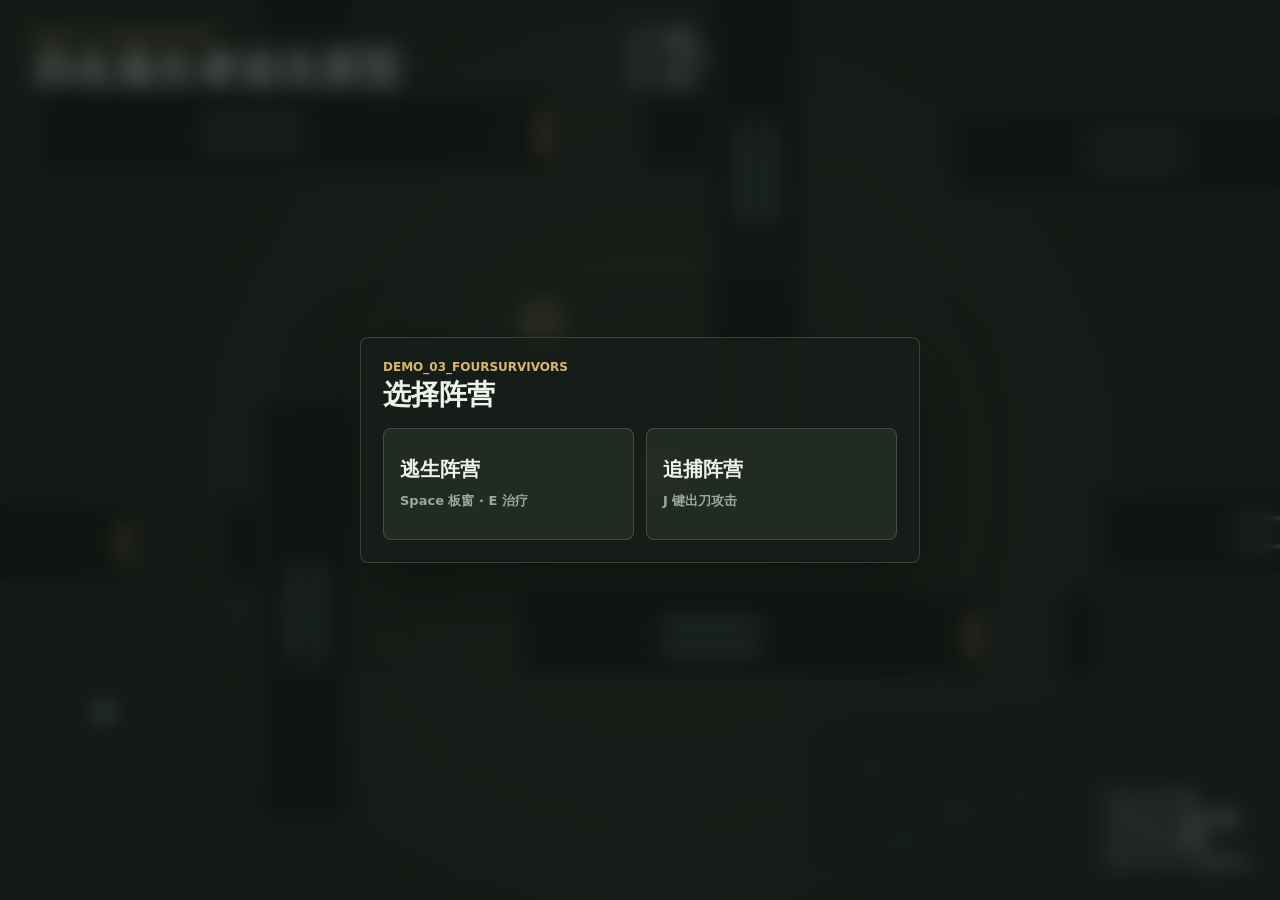
<file: demos/demo-03-four-survivors.html>
<!doctype html>
<html lang="zh-CN">
  <head>
    <meta charset="utf-8">
    <meta name="viewport" content="width=device-width, initial-scale=1">
    <title>Demo_03_FourSurvivors</title>
    <link rel="stylesheet" href="../css/styles.css">
  </head>
  <body>
    <main class="shell">
      <section class="game-frame" aria-label="Demo_03_FourSurvivors">
        <canvas id="gameCanvas"></canvas>

        <div class="role-overlay" id="roleOverlay">
          <div class="role-dialog" aria-label="选择阵营">
            <p class="eyebrow">Demo_03_FourSurvivors</p>
            <h2>选择阵营</h2>
            <div class="role-actions">
              <button type="button" class="role-button survivor" data-role="survivor">
                <span>逃生阵营</span>
                <strong>Space 板窗 · E 治疗</strong>
              </button>
              <button type="button" class="role-button hunter" data-role="hunter">
                <span>追捕阵营</span>
                <strong>J 键出刀攻击</strong>
              </button>
            </div>
          </div>
        </div>

        <div class="hud hud-top">
          <div>
            <p class="eyebrow">Demo_03_FourSurvivors</p>
            <h1>四名逃生者追击原型</h1>
          </div>
          <div class="stat-grid" aria-label="角色状态">
            <div class="stat">
              <span>玩家</span>
              <strong id="speedReadout">0.0</strong>
            </div>
            <div class="stat">
              <span>体力</span>
              <strong id="staminaReadout">100%</strong>
            </div>
            <div class="stat">
              <span>追击</span>
              <strong id="collisionReadout">正常</strong>
            </div>
          </div>
        </div>

        <div class="hud hud-bottom">
          <div class="mini-map" aria-hidden="true">
            <canvas id="miniMapCanvas"></canvas>
          </div>
          <div class="progress-panel" aria-label="地图验证">
            <div>
              <span>队友 AI</span>
              <strong>3 名</strong>
            </div>
            <div>
              <span>追捕目标</span>
              <strong>动态切换</strong>
            </div>
            <div>
              <span>队友牵制</span>
              <strong>板窗</strong>
            </div>
            <div>
              <span>操作</span>
              <strong>J / E / Space</strong>
            </div>
          </div>
        </div>

        <div class="touch-stick" id="touchStick" aria-hidden="true">
          <div class="touch-knob" id="touchKnob"></div>
        </div>
      </section>
    </main>

    <script src="../js/demo-03-four-survivors.js?v=demo03-hunter-interactions-20260524"></script>
  </body>
</html>
</file>
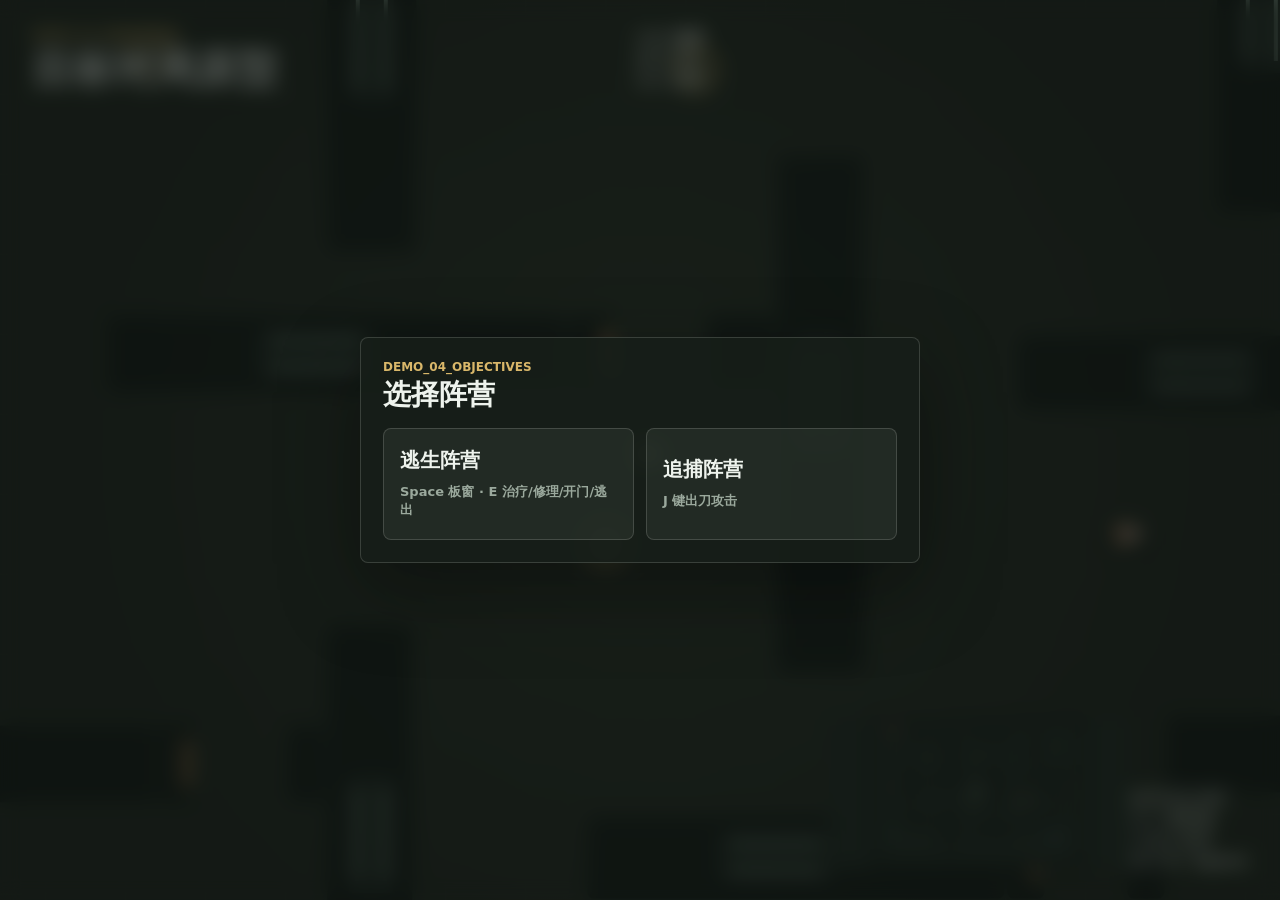
<file: demos/demo-04-objectives.html>
<!doctype html>
<html lang="zh-CN">
  <head>
    <meta charset="utf-8">
    <meta name="viewport" content="width=device-width, initial-scale=1">
    <title>Demo_04_Objectives</title>
    <link rel="stylesheet" href="../css/styles.css?v=mobile-controls-20260525b">
  </head>
  <body>
    <main class="shell">
      <section class="game-frame" aria-label="Demo_04_Objectives">
        <canvas id="gameCanvas"></canvas>

        <div class="role-overlay" id="roleOverlay">
          <div class="role-dialog" aria-label="选择阵营">
            <p class="eyebrow">Demo_04_Objectives</p>
            <h2>选择阵营</h2>
            <div class="role-actions">
              <button type="button" class="role-button survivor" data-role="survivor">
                <span>逃生阵营</span>
                <strong>Space 板窗 · E 治疗/修理/开门/逃出</strong>
              </button>
              <button type="button" class="role-button hunter" data-role="hunter">
                <span>追捕阵营</span>
                <strong>J 键出刀攻击</strong>
              </button>
            </div>
          </div>
        </div>

        <div class="hud hud-top">
          <div>
            <p class="eyebrow">Demo_04_Objectives</p>
            <h1>目标对局原型</h1>
          </div>
          <div class="stat-grid" aria-label="角色状态">
            <div class="stat">
              <span>玩家</span>
              <strong id="speedReadout">0.0</strong>
            </div>
            <div class="stat">
              <span>修理</span>
              <strong id="staminaReadout">100%</strong>
            </div>
            <div class="stat">
              <span>追击</span>
              <strong id="collisionReadout">正常</strong>
            </div>
          </div>
        </div>

        <div class="hud hud-bottom">
          <div class="mini-map" aria-hidden="true">
            <canvas id="miniMapCanvas"></canvas>
          </div>
          <div class="progress-panel" aria-label="地图验证">
            <div>
              <span>修理进度</span>
              <strong id="repairsReadout">0/5</strong>
            </div>
            <div>
              <span>出口</span>
              <strong id="exitsReadout">未开启</strong>
            </div>
            <div>
              <span>已逃出</span>
              <strong id="escapeReadout">0/4</strong>
            </div>
            <div>
              <span>操作</span>
              <strong id="controlsReadout">E / Space</strong>
            </div>
          </div>
        </div>

        <div class="touch-stick" id="touchStick" aria-hidden="true">
          <div class="touch-knob" id="touchKnob"></div>
        </div>

        <div class="touch-actions" id="touchActions" aria-label="触控操作">
          <button type="button" class="touch-action use" id="touchUseButton">使用</button>
          <button type="button" class="touch-action interact" id="touchInteractButton">交互</button>
          <button type="button" class="touch-action attack" id="touchAttackButton">攻击</button>
        </div>
      </section>
    </main>

    <script src="../js/demo-04-objectives.js?v=demo04-mobile-controls-20260525"></script>
  </body>
</html>
</file>
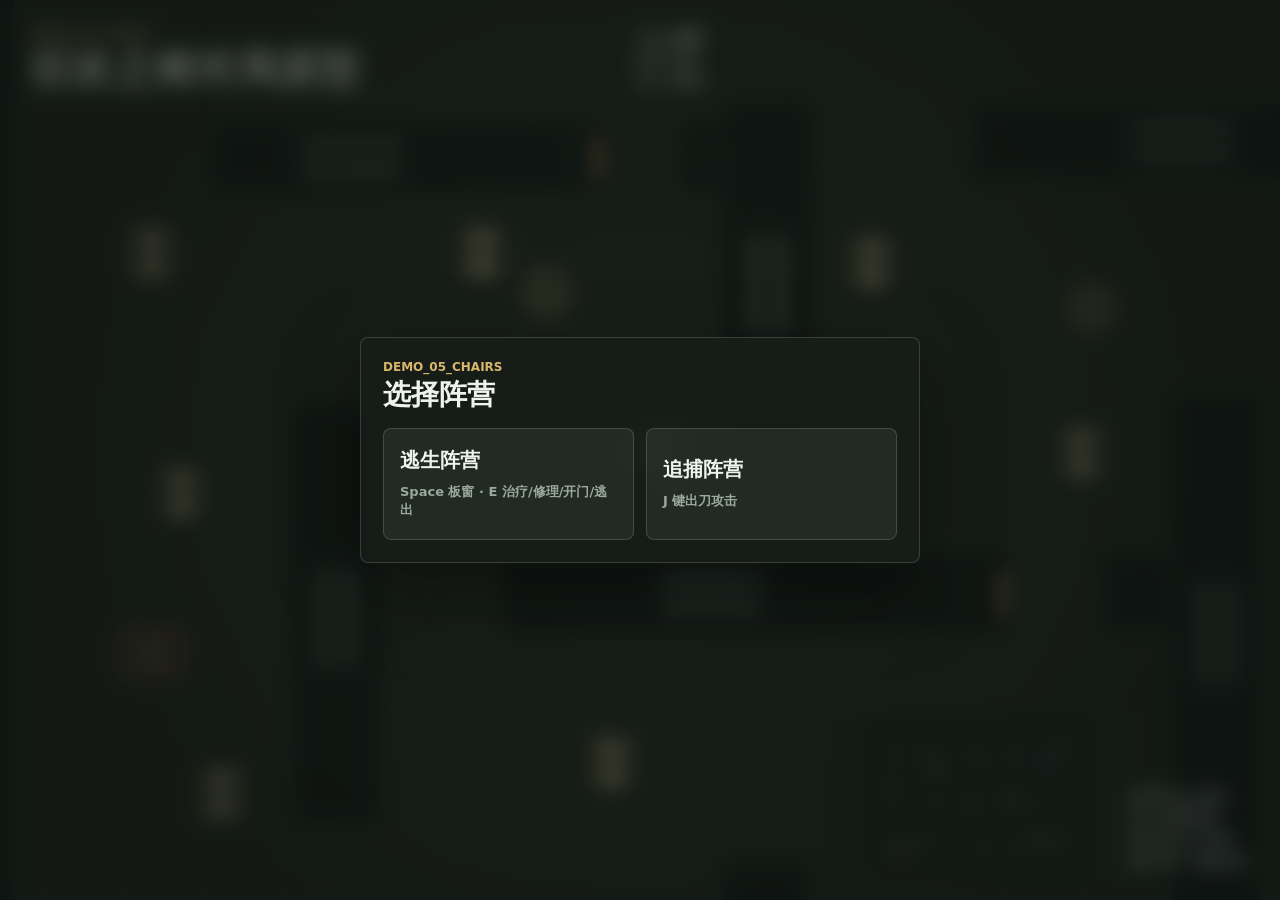
<file: demos/demo-05-chairs.html>
<!doctype html>
<html lang="zh-CN">
  <head>
    <meta charset="utf-8">
    <meta name="viewport" content="width=device-width, initial-scale=1">
    <title>Demo_05_Chairs</title>
    <link rel="stylesheet" href="../css/styles.css?v=mobile-controls-20260525b">
  </head>
  <body>
    <main class="shell">
      <section class="game-frame" aria-label="Demo_05_Chairs">
        <canvas id="gameCanvas"></canvas>

        <div class="role-overlay" id="roleOverlay">
          <div class="role-dialog" aria-label="选择阵营">
            <p class="eyebrow">Demo_05_Chairs</p>
            <h2>选择阵营</h2>
            <div class="role-actions">
              <button type="button" class="role-button survivor" data-role="survivor">
                <span>逃生阵营</span>
                <strong>Space 板窗 · E 治疗/修理/开门/逃出</strong>
              </button>
              <button type="button" class="role-button hunter" data-role="hunter">
                <span>追捕阵营</span>
                <strong>J 键出刀攻击</strong>
              </button>
            </div>
          </div>
        </div>

        <div class="hud hud-top">
          <div>
            <p class="eyebrow">Demo_05_Chairs</p>
            <h1>狂欢之椅对局原型</h1>
          </div>
          <div class="stat-grid" aria-label="角色状态">
            <div class="stat">
              <span>玩家</span>
              <strong id="speedReadout">0.0</strong>
            </div>
            <div class="stat">
              <span>修理</span>
              <strong id="staminaReadout">100%</strong>
            </div>
            <div class="stat">
              <span>追击</span>
              <strong id="collisionReadout">正常</strong>
            </div>
          </div>
        </div>

        <div class="hud hud-bottom">
          <div class="mini-map" aria-hidden="true">
            <canvas id="miniMapCanvas"></canvas>
          </div>
          <div class="progress-panel" aria-label="地图验证">
            <div>
              <span>修理进度</span>
              <strong id="repairsReadout">0/5</strong>
            </div>
            <div>
              <span>出口</span>
              <strong id="exitsReadout">未开启</strong>
            </div>
            <div>
              <span>逃出/淘汰</span>
              <strong id="escapeReadout">0/0</strong>
            </div>
            <div>
              <span>操作</span>
              <strong id="controlsReadout">E / Space</strong>
            </div>
          </div>
        </div>

        <div class="touch-stick" id="touchStick" aria-hidden="true">
          <div class="touch-knob" id="touchKnob"></div>
        </div>

        <div class="touch-actions" id="touchActions" aria-label="触控操作">
          <button type="button" class="touch-action use" id="touchUseButton">使用</button>
          <button type="button" class="touch-action interact" id="touchInteractButton">交互</button>
          <button type="button" class="touch-action attack" id="touchAttackButton">攻击</button>
        </div>
      </section>
    </main>

    <script src="../js/demo-05-chairs.js?v=demo05-halfline-20260527"></script>
  </body>
</html>
</file>
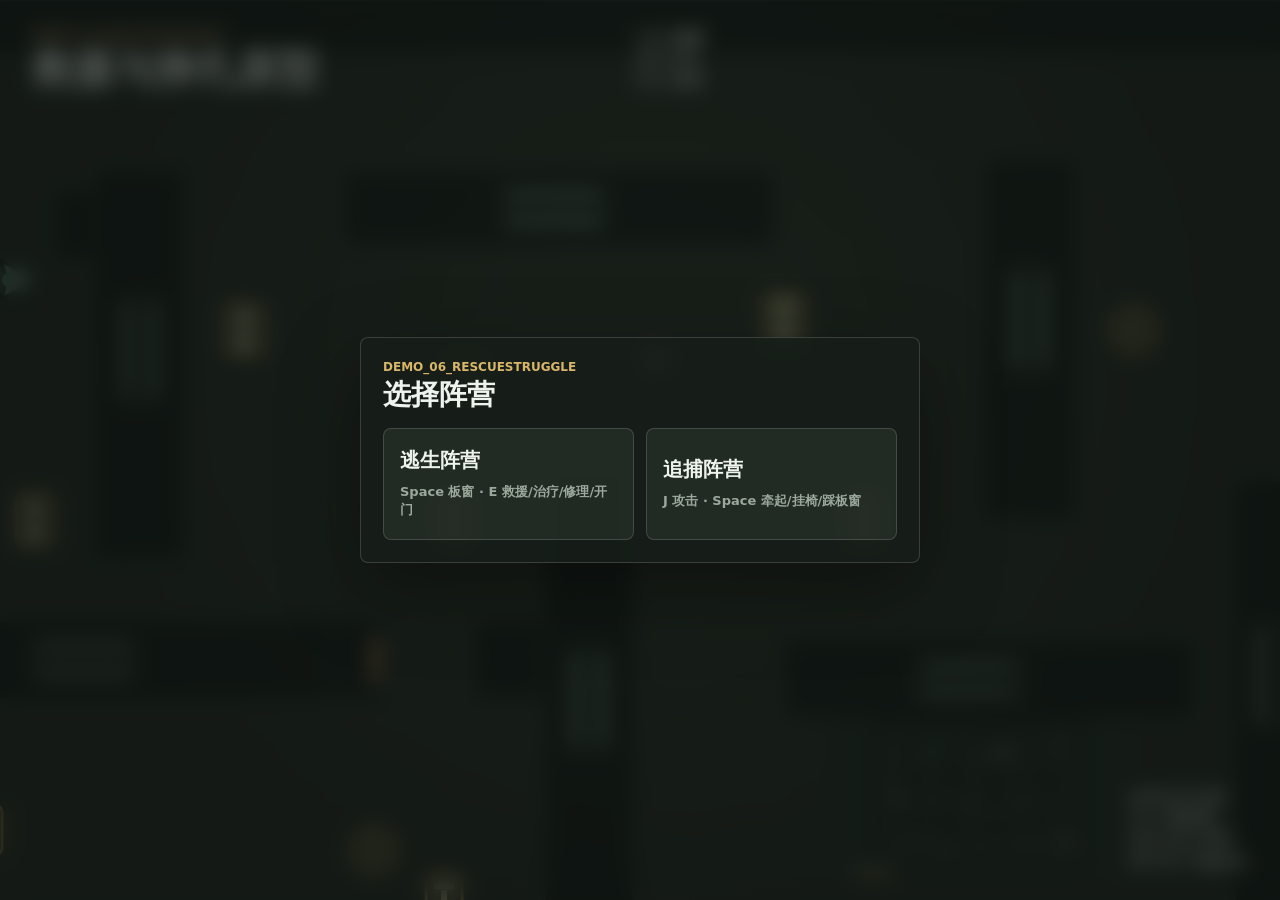
<file: demos/demo-06-rescue-struggle.html>
<!doctype html>
<html lang="zh-CN">
  <head>
    <meta charset="utf-8">
    <meta name="viewport" content="width=device-width, initial-scale=1">
    <title>Demo_06_RescueStruggle</title>
    <link rel="stylesheet" href="../css/styles.css?v=mobile-controls-20260525b">
  </head>
  <body>
    <main class="shell">
      <section class="game-frame" aria-label="Demo_06_RescueStruggle">
        <canvas id="gameCanvas"></canvas>

        <div class="role-overlay" id="roleOverlay">
          <div class="role-dialog" aria-label="选择阵营">
            <p class="eyebrow">Demo_06_RescueStruggle</p>
            <h2>选择阵营</h2>
            <div class="role-actions">
              <button type="button" class="role-button survivor" data-role="survivor">
                <span>逃生阵营</span>
                <strong>Space 板窗 · E 救援/治疗/修理/开门</strong>
              </button>
              <button type="button" class="role-button hunter" data-role="hunter">
                <span>追捕阵营</span>
                <strong>J 攻击 · Space 牵起/挂椅/踩板窗</strong>
              </button>
            </div>
          </div>
        </div>

        <div class="hud hud-top">
          <div>
            <p class="eyebrow">Demo_06_RescueStruggle</p>
            <h1>救援与挣扎原型</h1>
          </div>
          <div class="stat-grid" aria-label="角色状态">
            <div class="stat">
              <span>玩家</span>
              <strong id="speedReadout">0.0</strong>
            </div>
            <div class="stat">
              <span>修理</span>
              <strong id="staminaReadout">100%</strong>
            </div>
            <div class="stat">
              <span>追击</span>
              <strong id="collisionReadout">正常</strong>
            </div>
          </div>
        </div>

        <div class="hud hud-bottom">
          <div class="mini-map" aria-hidden="true">
            <canvas id="miniMapCanvas"></canvas>
          </div>
          <div class="progress-panel" aria-label="地图验证">
            <div>
              <span>修理进度</span>
              <strong id="repairsReadout">0/5</strong>
            </div>
            <div>
              <span>出口</span>
              <strong id="exitsReadout">未开启</strong>
            </div>
            <div>
              <span>逃出/淘汰</span>
              <strong id="escapeReadout">0/0</strong>
            </div>
            <div>
              <span>操作</span>
              <strong id="controlsReadout">E / Space</strong>
            </div>
          </div>
        </div>

        <div class="touch-stick" id="touchStick" aria-hidden="true">
          <div class="touch-knob" id="touchKnob"></div>
        </div>

        <div class="touch-actions" id="touchActions" aria-label="触控操作">
          <button type="button" class="touch-action use" id="touchUseButton">使用</button>
          <button type="button" class="touch-action interact" id="touchInteractButton">交互</button>
          <button type="button" class="touch-action attack" id="touchAttackButton">攻击</button>
        </div>
      </section>
    </main>

    <script src="../js/demo-06-rescue-struggle.js?v=demo06-halfline-20260527"></script>
  </body>
</html>
</file>
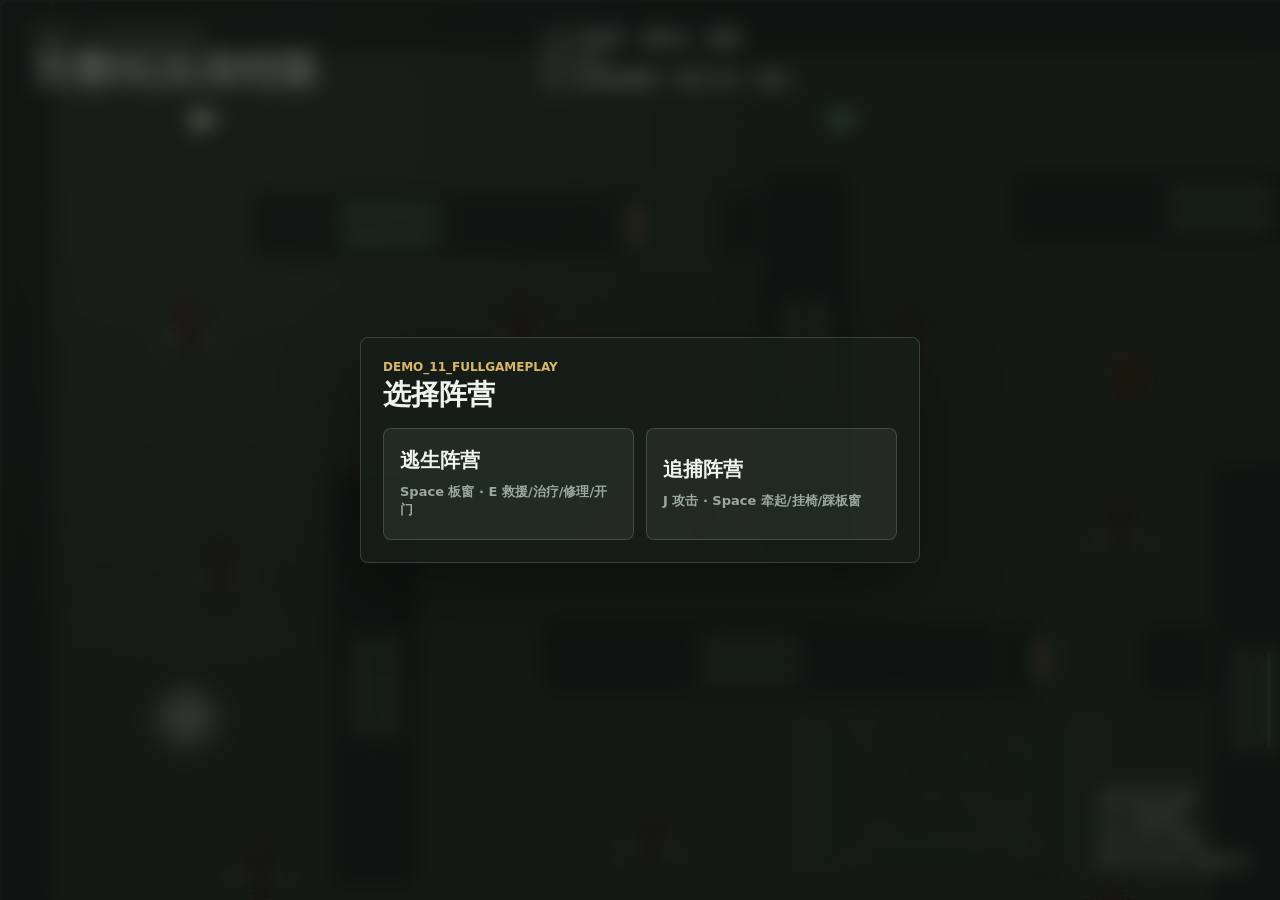
<file: demos/demo-11-actor-complete.html>
<!doctype html>
<html lang="zh-CN">
  <head>
    <meta charset="utf-8">
    <meta name="viewport" content="width=device-width, initial-scale=1">
    <title>Demo_11_FullGameplay</title>
    <link rel="stylesheet" href="../css/styles.css?v=device-assets-final-20260613">
  </head>
  <body>
    <main class="shell">
      <section class="game-frame" aria-label="Demo_11_FullGameplay">
        <canvas id="gameCanvas"></canvas>

        <div class="role-overlay" id="roleOverlay">
          <div class="role-dialog" aria-label="选择阵营">
            <p class="eyebrow">Demo_11_FullGameplay</p>
            <h2 id="roleDialogTitle">选择阵营</h2>
            <div class="role-actions" id="roleActions">
              <button type="button" class="role-button survivor" data-role="survivor">
                <span>逃生阵营</span>
                <strong>Space 板窗 · E 救援/治疗/修理/开门</strong>
              </button>
              <button type="button" class="role-button hunter" data-role="hunter">
                <span>追捕阵营</span>
                <strong>J 攻击 · Space 牵起/挂椅/踩板窗</strong>
              </button>
            </div>
            <div class="character-panel is-hidden" id="characterPanel">
              <div class="character-actions">
                <button type="button" class="back-button" id="characterBackButton">返回</button>
              </div>
              <div class="character-grid">
                <button type="button" class="character-button survivor" data-character-role="survivor" data-character="clockmaker">
                  <span>钟表匠 · 修机位</span>
                  <strong>精准校准，Q 放置装置后可回溯隐身</strong>
                </button>
                <button type="button" class="character-button survivor" data-character-role="survivor" data-character="actor">
                  <span>演员 · 救人位</span>
                  <strong>表演本能，Q 魔术秀，F 切换选项</strong>
                </button>
                <button type="button" class="character-button survivor" data-character-role="survivor" data-character="messenger">
                  <span>信使 · 牵制位</span>
                  <strong>翻越更快，Q 投掷邮包打断追捕者</strong>
                </button>
                <button type="button" class="character-button survivor" data-character-role="survivor" data-character="apprentice">
                  <span>学徒 · 辅助位</span>
                  <strong>Q 放针线包，受伤队友拾取后延迟回血</strong>
                </button>
                <button type="button" class="character-button hunter" data-character-role="hunter" data-character="standard">
                  <span>标准追捕者</span>
                  <strong>均衡移速、攻击和后摇</strong>
                </button>
                <button type="button" class="character-button hunter" data-character-role="hunter" data-character="brute">
                  <span>重击追捕者</span>
                  <strong>攻击更远，移速略慢，后摇更久</strong>
                </button>
                <button type="button" class="character-button hunter" data-character-role="hunter" data-character="lanternKeeper">
                  <span>提灯人</span>
                  <strong>暗灯压修，Q 放置寄魂灯监视区域</strong>
                </button>
                <button type="button" class="character-button hunter" data-character-role="hunter" data-character="sawbone">
                  <span>锯骨</span>
                  <strong>普攻叠流血，Q 拉锯；二阶只因命中或撞墙停</strong>
                </button>
              </div>
            </div>
          </div>
        </div>

        <div class="hud hud-top">
          <div>
            <p class="eyebrow">Demo_11_FullGameplay</p>
            <h1>完整玩法冻结版</h1>
          </div>
          <div class="stat-grid" aria-label="角色状态">
            <div class="stat">
              <span>玩家</span>
              <strong id="speedReadout">0.0</strong>
            </div>
            <div class="stat">
              <span>修理</span>
              <strong id="staminaReadout">100%</strong>
            </div>
            <div class="stat">
              <span>追击</span>
              <strong id="collisionReadout">正常</strong>
            </div>
          </div>
        </div>

        <div class="hud hud-bottom">
          <div class="mini-map" aria-hidden="true">
            <canvas id="miniMapCanvas"></canvas>
          </div>
          <div class="progress-panel" aria-label="地图验证">
            <div>
              <span>修理进度</span>
              <strong id="repairsReadout">0/5</strong>
            </div>
            <div>
              <span>出口</span>
              <strong id="exitsReadout">未开启</strong>
            </div>
            <div>
              <span>逃出/淘汰</span>
              <strong id="escapeReadout">0/0</strong>
            </div>
            <div>
              <span>操作</span>
              <strong id="controlsReadout">E / Space</strong>
            </div>
          </div>
        </div>

        <div class="touch-stick" id="touchStick" aria-hidden="true">
          <div class="touch-knob" id="touchKnob"></div>
        </div>

        <div class="touch-actions" id="touchActions" aria-label="触控操作">
          <button type="button" class="touch-action use" id="touchUseButton">使用</button>
          <button type="button" class="touch-action interact" id="touchInteractButton">交互</button>
          <button type="button" class="touch-action attack" id="touchAttackButton">攻击</button>
          <button type="button" class="touch-action skill" id="touchSkillButton">技能</button>
          <button type="button" class="touch-action shadow" id="touchShadowButton">灯影</button>
        </div>
      </section>
    </main>

    <script src="../js/demo-11-actor-complete.js?v=full-gameplay-20260613"></script>
  </body>
</html>
</file>
<file: css/styles.css>
:root {
  color-scheme: dark;
  --ink: #eef3ed;
  --muted: #9ba99d;
  --panel: rgba(16, 22, 18, 0.78);
  --panel-strong: rgba(23, 31, 25, 0.9);
  --line: rgba(238, 243, 237, 0.16);
  --accent: #d9b76a;
  --danger: #b95f52;
  --field: #253128;
}

* {
  box-sizing: border-box;
}

html,
body {
  width: 100%;
  min-height: 100%;
  margin: 0;
  overflow: hidden;
  background: #101611;
  color: var(--ink);
  font-family: ui-sans-serif, system-ui, -apple-system, BlinkMacSystemFont, "Segoe UI", sans-serif;
}

button,
canvas {
  -webkit-tap-highlight-color: transparent;
}

.shell {
  width: 100vw;
  min-height: 100dvh;
  display: grid;
  background:
    radial-gradient(circle at 20% 0%, rgba(217, 183, 106, 0.12), transparent 28rem),
    linear-gradient(135deg, #101611 0%, #172017 48%, #0f1512 100%);
}

.game-frame {
  position: relative;
  width: 100vw;
  height: 100dvh;
  overflow: hidden;
}

#gameCanvas {
  position: absolute;
  inset: 0;
  width: 100%;
  height: 100%;
  display: block;
}

.role-overlay {
  position: absolute;
  inset: 0;
  z-index: 12;
  display: grid;
  place-items: center;
  padding: 24px;
  background: rgba(16, 22, 18, 0.68);
  backdrop-filter: blur(10px);
}

.role-overlay.is-hidden {
  display: none;
}

.role-dialog {
  width: min(560px, 100%);
  max-height: calc(100dvh - 48px);
  overflow-y: auto;
  padding: 22px;
  border: 1px solid var(--line);
  border-radius: 8px;
  background: var(--panel-strong);
  box-shadow: 0 28px 80px rgba(0, 0, 0, 0.36);
}

.role-dialog h2 {
  margin: 0 0 18px;
  font-size: 28px;
  line-height: 1.05;
  letter-spacing: 0;
}

.role-actions {
  display: grid;
  grid-template-columns: repeat(2, minmax(0, 1fr));
  gap: 12px;
}

.role-actions.is-hidden,
.character-panel.is-hidden,
.hidden-unlock.is-hidden,
.badge-panel.is-hidden,
.assist-panel.is-hidden,
.hunter-survivor-preview.is-hidden {
  display: none;
}

.character-button.is-hidden,
.badge-button.is-hidden,
.assist-button.is-hidden {
  display: none;
}

.role-button,
.character-button,
.badge-button,
.assist-button {
  min-height: 112px;
  padding: 16px;
  border: 1px solid var(--line);
  border-radius: 8px;
  background: rgba(238, 243, 237, 0.06);
  color: var(--ink);
  cursor: pointer;
  text-align: left;
  font: inherit;
}

.role-button.fun-mode {
  min-height: 86px;
  background: rgba(185, 95, 82, 0.12);
}

.fun-mode-panel {
  grid-column: 1 / -1;
  display: grid;
  gap: 8px;
  padding-top: 4px;
}

.fun-mode-title {
  color: var(--muted);
  font-size: 13px;
  font-weight: 700;
}

.fun-mode-grid {
  display: grid;
  grid-template-columns: repeat(3, minmax(0, 1fr));
  gap: 10px;
}

.hidden-unlock {
  display: grid;
  grid-template-columns: minmax(0, 1fr) auto;
  gap: 10px;
  margin: 0 0 12px;
}

.hidden-unlock input,
.hidden-unlock button {
  min-height: 44px;
  border: 1px solid var(--line);
  border-radius: 8px;
  background: rgba(238, 243, 237, 0.06);
  color: var(--ink);
  font: inherit;
}

.hidden-unlock input {
  width: 100%;
  padding: 0 13px;
}

.hidden-unlock input::placeholder {
  color: var(--muted);
}

.hidden-unlock button {
  padding: 0 18px;
  cursor: pointer;
  font-weight: 800;
}

.hidden-unlock input:focus-visible,
.hidden-unlock button:focus-visible {
  outline: none;
  border-color: var(--accent);
  background: rgba(217, 183, 106, 0.12);
}

.role-button:hover,
.role-button:focus-visible,
.character-button:hover,
.character-button:focus-visible,
.badge-button:hover,
.badge-button:focus-visible,
.assist-button:hover,
.assist-button:focus-visible {
  outline: none;
  border-color: var(--accent);
  background: rgba(217, 183, 106, 0.12);
}

.role-button.hunter:hover,
.role-button.hunter:focus-visible,
.character-button.hunter:hover,
.character-button.hunter:focus-visible,
.badge-button.hunter:hover,
.badge-button.hunter:focus-visible {
  border-color: var(--danger);
  background: rgba(185, 95, 82, 0.16);
}

.character-button.secret {
  border-color: rgba(136, 216, 255, 0.46);
  background: rgba(136, 216, 255, 0.1);
}

.character-button.is-locked {
  cursor: not-allowed;
  opacity: 0.56;
  border-color: rgba(238, 243, 237, 0.16);
  background: rgba(238, 243, 237, 0.035);
}

.character-button.is-locked:hover,
.character-button.is-locked:focus-visible {
  border-color: rgba(238, 243, 237, 0.16);
  background: rgba(238, 243, 237, 0.035);
}

.role-button span,
.role-button strong,
.character-button span,
.character-button strong,
.badge-button span,
.badge-button strong,
.assist-button span,
.assist-button strong {
  display: block;
}

.role-button span,
.character-button span,
.badge-button span,
.assist-button span {
  font-size: 20px;
  font-weight: 800;
  line-height: 1.1;
}

.role-button strong,
.character-button strong,
.badge-button strong,
.assist-button strong {
  margin-top: 12px;
  color: var(--muted);
  font-size: 13px;
  line-height: 1.35;
  font-weight: 700;
}

.character-panel {
  display: grid;
  gap: 12px;
}

.character-actions {
  display: flex;
  gap: 10px;
  justify-content: flex-start;
}

.back-button {
  min-height: 36px;
  padding: 0 12px;
  border: 1px solid var(--line);
  border-radius: 8px;
  background: rgba(238, 243, 237, 0.06);
  color: var(--ink);
  font: inherit;
  font-weight: 800;
}

.back-button:hover,
.back-button:focus-visible {
  outline: none;
  border-color: var(--accent);
}

.back-button.primary {
  background: rgba(217, 183, 106, 0.16);
  border-color: rgba(217, 183, 106, 0.5);
  color: var(--accent);
}

.character-grid {
  order: 1;
  display: grid;
  grid-template-columns: repeat(2, minmax(0, 1fr));
  gap: 10px;
}

.character-button {
  min-height: 98px;
}

.hunter-survivor-preview {
  order: 1;
  display: grid;
  gap: 6px;
  padding: 10px 12px;
  border: 1px solid rgba(217, 183, 106, 0.34);
  border-radius: 8px;
  background: rgba(217, 183, 106, 0.1);
  color: var(--ink);
  font-size: 13px;
  font-weight: 800;
}

.hunter-survivor-preview strong {
  color: var(--accent);
}

.hunter-survivor-preview span {
  color: var(--muted);
}

.badge-panel,
.assist-panel {
  order: 2;
  display: grid;
  gap: 10px;
  padding-top: 4px;
}

.badge-header {
  display: flex;
  align-items: center;
  justify-content: space-between;
  gap: 12px;
  color: var(--muted);
  font-size: 13px;
  font-weight: 800;
}

.badge-header span {
  color: var(--ink);
  font-size: 16px;
}

.badge-grid,
.assist-grid {
  display: grid;
  grid-template-columns: repeat(2, minmax(0, 1fr));
  gap: 10px;
}

.badge-button,
.assist-button {
  min-height: 78px;
  padding: 13px;
}

.badge-button span,
.assist-button span {
  font-size: 16px;
}

.badge-button strong,
.assist-button strong {
  margin-top: 8px;
  font-size: 12px;
}

.badge-button.is-selected {
  border-color: var(--accent);
  background: rgba(217, 183, 106, 0.18);
  box-shadow: inset 0 0 0 1px rgba(217, 183, 106, 0.22);
}

.character-button.is-selected {
  border-color: var(--accent);
  background: rgba(217, 183, 106, 0.16);
}

.badge-button.purple {
  border-color: rgba(169, 122, 255, 0.38);
  background: rgba(122, 88, 184, 0.12);
}

.badge-button.purple.is-selected,
.badge-button.hunter.purple.is-selected {
  border-color: #b99cff;
  background: rgba(122, 88, 184, 0.26);
  box-shadow: inset 0 0 0 1px rgba(185, 156, 255, 0.28);
}

.badge-button.hunter.is-selected {
  border-color: var(--danger);
  background: rgba(185, 95, 82, 0.2);
  box-shadow: inset 0 0 0 1px rgba(185, 95, 82, 0.22);
}

.assist-button.is-selected {
  border-color: rgba(93, 178, 255, 0.82);
  background: rgba(93, 178, 255, 0.18);
  box-shadow: inset 0 0 0 1px rgba(93, 178, 255, 0.22);
}

.badge-button:disabled,
.assist-button:disabled {
  cursor: default;
  opacity: 0.42;
}

.hud {
  position: absolute;
  z-index: 5;
  pointer-events: none;
}

.hud-top {
  top: clamp(14px, 2.5vw, 28px);
  left: clamp(14px, 2.5vw, 32px);
  right: clamp(14px, 2.5vw, 32px);
  display: grid;
  grid-template-columns: minmax(160px, 1fr) auto minmax(360px, 0.9fr);
  gap: 16px;
  align-items: start;
}

.eyebrow {
  margin: 0 0 6px;
  color: var(--accent);
  font-size: 12px;
  font-weight: 700;
  letter-spacing: 0;
  text-transform: uppercase;
}

h1 {
  margin: 0;
  font-size: clamp(22px, 3.2vw, 44px);
  line-height: 1.05;
  letter-spacing: 0;
  text-shadow: 0 2px 18px rgba(0, 0, 0, 0.42);
}

.hunter-presence-badge {
  display: inline-flex;
  align-items: center;
  min-height: 30px;
  margin-top: 10px;
  padding: 7px 11px;
  border: 1px solid rgba(217, 183, 106, 0.42);
  border-radius: 8px;
  background: rgba(18, 16, 28, 0.72);
  color: #f6e8c8;
  font-size: 13px;
  font-weight: 900;
  line-height: 1;
  backdrop-filter: blur(12px);
  box-shadow: 0 12px 26px rgba(0, 0, 0, 0.2);
}

.hunter-presence-badge.is-hidden {
  display: none;
}

.cipher-banner {
  justify-self: center;
  min-width: min(420px, 42vw);
  min-height: 46px;
  padding: 12px 18px;
  border: 1px solid rgba(185, 156, 255, 0.32);
  border-radius: 8px;
  background: rgba(18, 16, 28, 0.78);
  color: #f0e8ff;
  text-align: center;
  backdrop-filter: blur(14px);
  box-shadow: 0 18px 40px rgba(0, 0, 0, 0.24);
}

.cipher-banner strong {
  display: block;
  font-size: 18px;
  line-height: 1.15;
}

.survivor-status-grid {
  display: grid;
  grid-template-columns: repeat(4, minmax(78px, 1fr));
  gap: 8px;
  justify-self: end;
  pointer-events: auto;
}

.survivor-status-card,
.cooldown-chip {
  border: 1px solid var(--line);
  background: var(--panel);
  backdrop-filter: blur(14px);
  box-shadow: 0 18px 40px rgba(0, 0, 0, 0.24);
}

.survivor-status-card {
  position: relative;
  width: 86px;
  min-height: 126px;
  padding: 8px 8px 26px;
  border-radius: 8px;
  overflow: hidden;
  cursor: pointer;
}

.survivor-status-card.is-selected,
.survivor-status-card.is-targeted {
  border-color: rgba(185, 112, 255, 0.86);
  box-shadow: 0 0 0 1px rgba(185, 112, 255, 0.28), 0 0 26px rgba(185, 112, 255, 0.28);
}

.survivor-status-card.is-targeted::after {
  content: "";
  position: absolute;
  top: -2px;
  right: 8px;
  width: 22px;
  height: 30px;
  border-radius: 50% 50% 45% 45%;
  background:
    radial-gradient(circle at 50% 62%, rgba(215, 239, 255, 0.95) 0 22%, transparent 24%),
    radial-gradient(circle at 50% 54%, rgba(93, 178, 255, 0.96) 0 48%, rgba(93, 178, 255, 0) 70%);
  filter: drop-shadow(0 0 12px rgba(93, 178, 255, 0.85));
  transform-origin: 50% 80%;
  animation: soul-flame-flicker 0.74s ease-in-out infinite alternate;
  pointer-events: none;
}

@keyframes soul-flame-flicker {
  from {
    transform: translateY(0) scale(0.92) rotate(-3deg);
    opacity: 0.82;
  }
  to {
    transform: translateY(-3px) scale(1.08) rotate(4deg);
    opacity: 1;
  }
}

.survivor-figure {
  position: relative;
  height: 60px;
  margin: 0 auto 5px;
}

.survivor-figure span {
  position: absolute;
  left: 50%;
  display: block;
  background: #dfe8dd;
  transform: translateX(-50%);
}

.figure-head {
  top: 2px;
  width: 18px;
  height: 18px;
  border-radius: 999px;
}

.figure-body {
  top: 22px;
  width: 20px;
  height: 26px;
  border-radius: 8px 8px 5px 5px;
}

.figure-arm {
  top: 25px;
  width: 7px;
  height: 24px;
  border-radius: 999px;
  transform-origin: top center;
}

.figure-arm.left {
  margin-left: -17px;
  transform: translateX(-50%) rotate(16deg);
}

.figure-arm.right {
  margin-left: 17px;
  transform: translateX(-50%) rotate(-16deg);
}

.figure-leg {
  top: 45px;
  width: 8px;
  height: 18px;
  border-radius: 999px;
  transform-origin: top center;
}

.figure-leg.left {
  margin-left: -7px;
  transform: translateX(-50%) rotate(7deg);
}

.figure-leg.right {
  margin-left: 7px;
  transform: translateX(-50%) rotate(-7deg);
}

.figure-chair {
  display: none !important;
}

.state-injured .survivor-figure span {
  background: #d9b76a;
}

.state-downed .survivor-figure {
  transform: rotate(90deg) translate(6px, -4px);
}

.state-downed .survivor-figure span,
.state-carried .survivor-figure span,
.state-seated .survivor-figure span {
  background: #c97970;
}

.state-carried .survivor-figure {
  transform: translateY(-8px) rotate(-12deg);
}

.state-carried .figure-arm.left,
.state-carried .figure-arm.right {
  top: 18px;
  height: 25px;
}

.state-seated .survivor-figure {
  height: 60px;
}

.state-seated .survivor-figure::after {
  content: "";
  position: absolute;
  left: 10px;
  right: 10px;
  bottom: 6px;
  height: 13px;
  border: 2px solid #b95f52;
  border-top: 0;
  border-radius: 0 0 5px 5px;
  background: rgba(9, 12, 14, 0.26);
}

.state-seated .figure-chair {
  display: block !important;
  top: 35px;
  width: 42px;
  height: 22px;
  border: 2px solid #b95f52;
  border-top: 0;
  border-radius: 0 0 5px 5px;
  background: transparent;
}

.state-seated .figure-leg {
  top: 45px;
  height: 12px;
  transform: translateX(-50%) rotate(82deg);
}

.state-seated .figure-leg.right {
  transform: translateX(-50%) rotate(-82deg);
}

.state-escaped,
.state-eliminated {
  opacity: 0.48;
}

.survivor-meta {
  display: grid;
  gap: 2px;
  text-align: center;
}

.survivor-meta strong,
.cooldown-chip strong {
  color: var(--ink);
  font-size: 13px;
  line-height: 1.1;
}

.survivor-meta span,
.cooldown-chip span {
  color: var(--muted);
  font-size: 11px;
  line-height: 1.1;
}

.negative-effects {
  position: absolute;
  right: 6px;
  bottom: 6px;
  display: flex;
  max-width: calc(100% - 12px);
  gap: 3px;
  justify-content: flex-end;
}

.negative-effects span {
  max-width: 54px;
  padding: 2px 4px;
  border-radius: 5px;
  background: rgba(83, 51, 118, 0.88);
  color: #f0e8ff;
  font-size: 10px;
  font-weight: 800;
  line-height: 1.1;
  white-space: nowrap;
  overflow: hidden;
  text-overflow: ellipsis;
}

.negative-effects em {
  width: 18px;
  height: 14px;
  border: 1px solid rgba(238, 243, 237, 0.12);
  border-radius: 5px;
  background: rgba(238, 243, 237, 0.04);
}

.hud-bottom {
  right: clamp(14px, 2.5vw, 32px);
  bottom: clamp(14px, 2.5vw, 28px);
  display: flex;
  justify-content: flex-end;
  align-items: end;
  pointer-events: none;
}

.cooldown-panel {
  display: flex;
  flex-wrap: wrap;
  gap: 10px;
  justify-content: flex-end;
  width: min(620px, calc(100vw - 32px));
}

.cooldown-chip {
  min-width: 78px;
  min-height: 48px;
  padding: 9px 11px;
  border-radius: 8px;
}

.cooldown-chip.is-ready {
  border-color: rgba(183, 214, 193, 0.4);
}

.cooldown-chip.is-cooling {
  border-color: rgba(185, 112, 255, 0.36);
  background: rgba(35, 24, 47, 0.82);
}

.touch-stick {
  position: absolute;
  z-index: 7;
  left: 24px;
  bottom: 170px;
  width: 92px;
  height: 92px;
  border-radius: 999px;
  border: 1px solid rgba(238, 243, 237, 0.16);
  background: rgba(238, 243, 237, 0.07);
  display: none;
  touch-action: none;
}

.touch-knob {
  position: absolute;
  left: 29px;
  top: 29px;
  width: 34px;
  height: 34px;
  border-radius: 999px;
  background: var(--accent);
  box-shadow: 0 8px 20px rgba(0, 0, 0, 0.3);
}

.touch-actions {
  position: absolute;
  z-index: 8;
  right: 20px;
  bottom: max(150px, calc(env(safe-area-inset-bottom) + 132px));
  display: none;
  grid-template-columns: repeat(2, 68px);
  grid-auto-rows: 68px;
  gap: 12px;
  pointer-events: auto;
}

.touch-action {
  width: 68px;
  height: 68px;
  border: 1px solid rgba(238, 243, 237, 0.2);
  border-radius: 999px;
  background: rgba(16, 22, 18, 0.78);
  color: var(--ink);
  box-shadow: 0 14px 34px rgba(0, 0, 0, 0.32);
  backdrop-filter: blur(12px);
  font: 800 14px/1 ui-sans-serif, system-ui;
  letter-spacing: 0;
  touch-action: manipulation;
}

.touch-action:active {
  transform: translateY(1px) scale(0.97);
  border-color: var(--accent);
  background: rgba(217, 183, 106, 0.18);
}

.touch-action.attack {
  border-color: rgba(185, 95, 82, 0.4);
  background: rgba(185, 95, 82, 0.22);
}

.touch-action.skill {
  border-color: rgba(93, 178, 255, 0.48);
  background: rgba(93, 178, 255, 0.2);
}

.touch-action.shadow {
  border-color: rgba(215, 239, 255, 0.52);
  background: rgba(93, 178, 255, 0.14);
}

.touch-action.is-hidden {
  display: none;
}

@media (hover: none), (pointer: coarse) {
  .touch-stick {
    display: block;
  }

  .touch-actions {
    display: grid;
  }
}

@media (hover: none) and (pointer: coarse) and (min-width: 700px) and (min-height: 600px) {
  .hud-top {
    right: clamp(20px, 3vw, 44px);
  }

  .hud-bottom {
    right: clamp(20px, 3vw, 44px);
    bottom: max(286px, calc(env(safe-area-inset-bottom) + 268px));
  }

  .cooldown-panel {
    width: min(390px, 42vw);
  }

  .touch-stick {
    left: max(96px, calc(env(safe-area-inset-left) + 84px));
    bottom: max(96px, calc(env(safe-area-inset-bottom) + 84px));
    width: 164px;
    height: 164px;
    border-width: 2px;
    background: rgba(238, 243, 237, 0.09);
  }

  .touch-knob {
    left: 53px;
    top: 53px;
    width: 58px;
    height: 58px;
  }

  .touch-actions {
    right: max(34px, env(safe-area-inset-right));
    bottom: max(74px, calc(env(safe-area-inset-bottom) + 62px));
    grid-template-columns: repeat(3, 86px);
    grid-template-rows: repeat(2, 86px);
    grid-template-areas:
      "skill shadow attack"
      "use interact .";
    gap: 14px;
  }

  .touch-action {
    width: 86px;
    height: 86px;
    font-size: 15px;
  }

  .touch-action.use {
    grid-area: use;
  }

  .touch-action.interact {
    grid-area: interact;
  }

  .touch-action.attack {
    grid-area: attack;
  }

  .touch-action.skill {
    grid-area: skill;
  }

  .touch-action.shadow {
    grid-area: shadow;
  }
}

@media (max-width: 760px) {
  .fun-mode-grid {
    grid-template-columns: 1fr;
  }

  .hud-top {
    grid-template-columns: 1fr;
  }

  .cipher-banner {
    justify-self: stretch;
    min-width: 0;
  }

  .survivor-status-grid {
    width: 100%;
    grid-template-columns: repeat(4, minmax(0, 1fr));
  }

  .survivor-status-card {
    width: auto;
    min-height: 112px;
  }

  .hud-bottom {
    bottom: max(318px, calc(env(safe-area-inset-bottom) + 300px));
  }

  .cooldown-panel {
    width: min(100%, 360px);
  }

  .cooldown-chip {
    min-width: 68px;
  }

  .touch-stick {
    display: block;
  }

  .touch-actions {
    display: grid;
  }

  .touch-actions {
    right: 16px;
    bottom: max(150px, calc(env(safe-area-inset-bottom) + 132px));
    grid-template-columns: repeat(2, 64px);
    grid-auto-rows: 64px;
    gap: 10px;
  }

  .touch-action {
    width: 64px;
    height: 64px;
    font-size: 13px;
  }

  .role-actions {
    grid-template-columns: 1fr;
  }

  .role-button {
    min-height: 92px;
  }

  .badge-grid,
  .assist-grid {
    grid-template-columns: 1fr;
  }

  .badge-button,
  .assist-button {
    min-height: 68px;
  }
}
</file>
